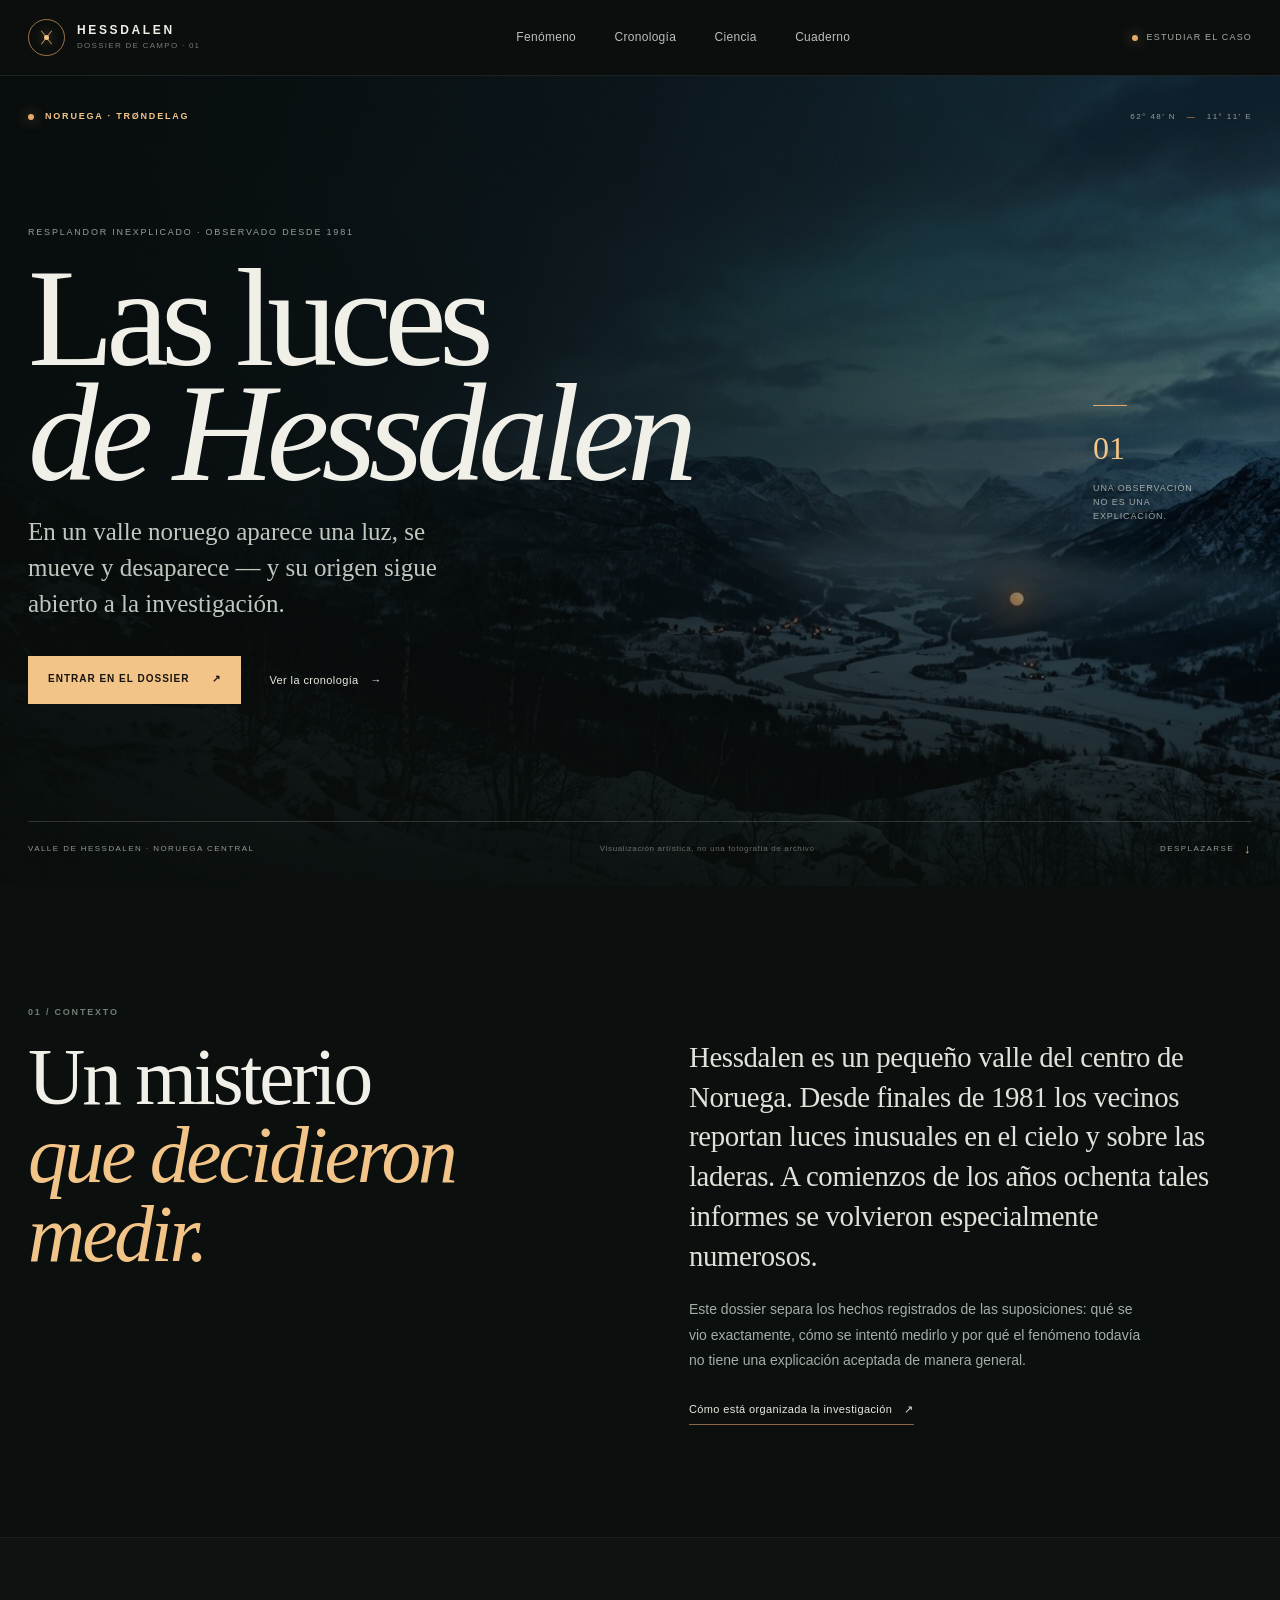
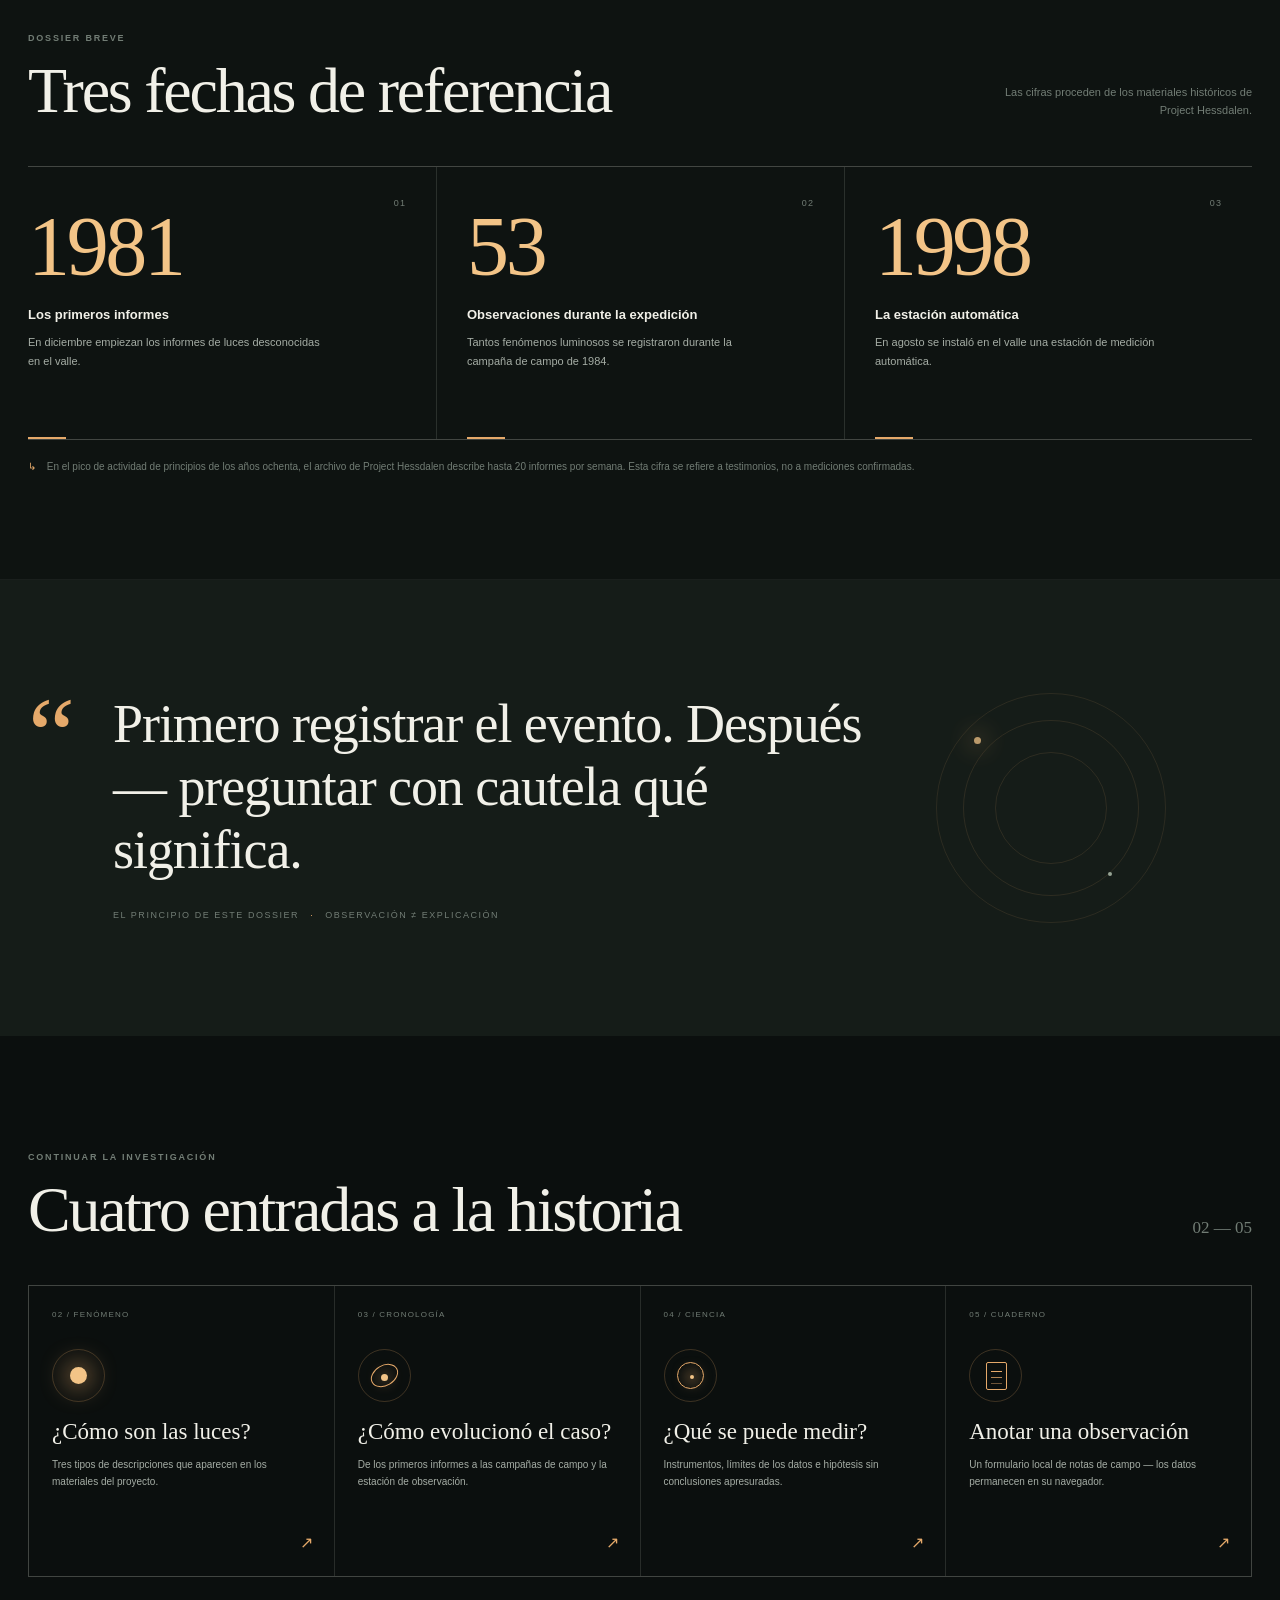
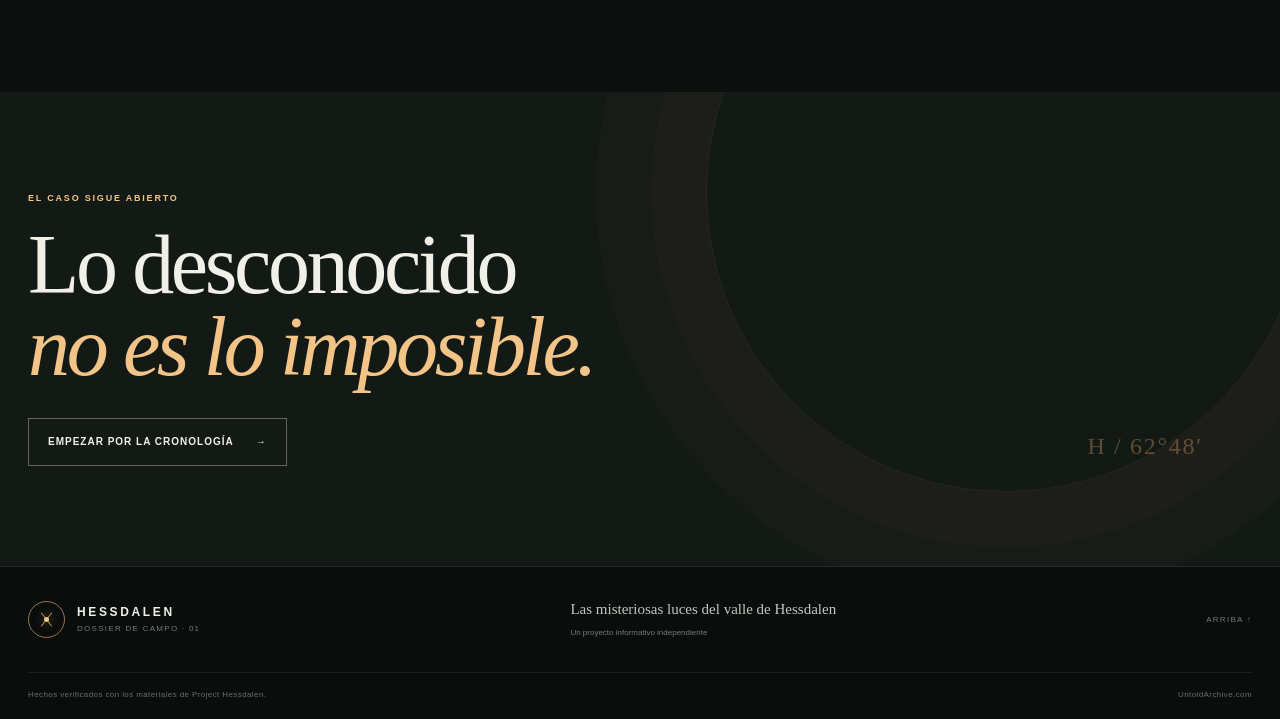
<file: index.html>
<!doctype html>
<html lang="es">
<head>
  <meta charset="utf-8">
  <meta name="viewport" content="width=device-width, initial-scale=1">
  <meta name="theme-color" content="#0b0f0e">
  <meta name="description" content="La historia de las misteriosas luces del valle de Hessdalen: testimonios, cronología de las investigaciones e hipótesis científicas.">
  <title>Las luces de Hessdalen — un dossier de campo</title>
  <link rel="stylesheet" href="styles.css">
  <script src="script.js" defer></script>
</head>
<body data-page="home">
  <a class="skip-link" href="#main">Ir al contenido</a>
  <header class="site-header">
    <div class="container header-row">
      <a class="brand" href="index.html" aria-label="Hessdalen — inicio">
        <span class="brand-mark" aria-hidden="true"><span></span></span>
        <span class="brand-copy"><strong>HESSDALEN</strong><small>DOSSIER DE CAMPO · 01</small></span>
      </a>
      <button class="menu-toggle" type="button" aria-expanded="false" aria-controls="primary-nav" aria-label="Abrir menú">
        <span></span><span></span>
      </button>
      <nav class="primary-nav" id="primary-nav" aria-label="Navegación principal">
        <a href="phenomenon.html" data-page-link="phenomenon">Fenómeno</a>
        <a href="timeline.html" data-page-link="timeline">Cronología</a>
        <a href="science.html" data-page-link="science">Ciencia</a>
        <a href="field-notes.html" data-page-link="notes">Cuaderno</a>
      </nav>
      <a class="header-index" href="timeline.html"><span class="header-index-dot"></span> ESTUDIAR EL CASO</a>
    </div>
  </header>

  <main id="main">
    <section class="hero" aria-labelledby="hero-title">
      <div class="hero-scrim" aria-hidden="true"></div>
      <div class="container hero-container">
        <div class="hero-topline">
          <p class="eyebrow"><span class="live-dot"></span> NORUEGA · TRØNDELAG</p>
          <p class="hero-coordinate">62° 48′ N <span>—</span> 11° 11′ E</p>
        </div>
        <div class="hero-main">
          <div class="hero-copy">
            <p class="hero-overline">RESPLANDOR INEXPLICADO · OBSERVADO DESDE 1981</p>
            <h1 id="hero-title">Las luces<br><em>de Hessdalen</em></h1>
            <p class="hero-lead">En un valle noruego aparece una luz, se mueve y desaparece — y su origen sigue abierto a la investigación.</p>
            <div class="hero-actions">
              <a class="button button--amber" href="phenomenon.html">Entrar en el dossier <span aria-hidden="true">↗</span></a>
              <a class="text-link" href="timeline.html">Ver la cronología <span aria-hidden="true">→</span></a>
            </div>
          </div>
          <aside class="hero-aside" aria-label="Marcas clave">
            <span class="aside-line"></span>
            <span class="aside-number">01</span>
            <p>Una observación<br>no es una explicación.</p>
          </aside>
        </div>
        <div class="hero-bottom">
          <span class="hero-caption">VALLE DE HESSDALEN · NORUEGA CENTRAL</span>
          <span class="image-note">Visualización artística, no una fotografía de archivo</span>
          <a href="#intro" class="scroll-cue">DESPLAZARSE <span aria-hidden="true">↓</span></a>
        </div>
      </div>
    </section>

    <section class="section section-intro" id="intro">
      <div class="container">
        <div class="intro-heading reveal">
          <p class="eyebrow eyebrow--muted">01 / CONTEXTO</p>
          <h2>Un misterio<br><em>que decidieron medir.</em></h2>
        </div>
        <div class="intro-copy reveal">
          <p class="large-copy">Hessdalen es un pequeño valle del centro de Noruega. Desde finales de 1981 los vecinos reportan luces inusuales en el cielo y sobre las laderas. A comienzos de los años ochenta tales informes se volvieron especialmente numerosos.</p>
          <p class="body-copy">Este dossier separa los hechos registrados de las suposiciones: qué se vio exactamente, cómo se intentó medirlo y por qué el fenómeno todavía no tiene una explicación aceptada de manera general.</p>
          <a class="underlined-link" href="science.html">Cómo está organizada la investigación <span aria-hidden="true">↗</span></a>
        </div>
      </div>
    </section>

    <section class="section section-facts" aria-labelledby="facts-title">
      <div class="container">
        <div class="section-heading-row reveal">
          <div>
            <p class="eyebrow eyebrow--muted">DOSSIER BREVE</p>
            <h2 id="facts-title" class="section-title">Tres fechas de referencia</h2>
          </div>
          <p class="section-side-note">Las cifras proceden de los materiales históricos de Project Hessdalen.</p>
        </div>
        <div class="fact-grid">
          <article class="fact-card reveal">
            <span class="fact-index">01</span>
            <strong class="fact-number">1981</strong>
            <h3>Los primeros informes</h3>
            <p>En diciembre empiezan los informes de luces desconocidas en el valle.</p>
            <span class="fact-rule"></span>
          </article>
          <article class="fact-card fact-card--accent reveal">
            <span class="fact-index">02</span>
            <strong class="fact-number">53</strong>
            <h3>Observaciones durante la expedición</h3>
            <p>Tantos fenómenos luminosos se registraron durante la campaña de campo de 1984.</p>
            <span class="fact-rule"></span>
          </article>
          <article class="fact-card reveal">
            <span class="fact-index">03</span>
            <strong class="fact-number">1998</strong>
            <h3>La estación automática</h3>
            <p>En agosto se instaló en el valle una estación de medición automática.</p>
            <span class="fact-rule"></span>
          </article>
        </div>
        <p class="fact-footnote reveal"><span aria-hidden="true">↳</span> En el pico de actividad de principios de los años ochenta, el archivo de Project Hessdalen describe hasta 20 informes por semana. Esta cifra se refiere a testimonios, no a mediciones confirmadas.</p>
      </div>
    </section>

    <section class="quote-section">
      <div class="container quote-layout reveal">
        <span class="quote-mark" aria-hidden="true">“</span>
        <blockquote>
          <p>Primero registrar el evento. Después — preguntar con cautela qué significa.</p>
          <footer>EL PRINCIPIO DE ESTE DOSSIER <span>·</span> OBSERVACIÓN ≠ EXPLICACIÓN</footer>
        </blockquote>
        <div class="quote-orbit" aria-hidden="true"><span></span><i></i></div>
      </div>
    </section>

    <section class="section section-paths">
      <div class="container">
        <div class="section-heading-row reveal">
          <div>
            <p class="eyebrow eyebrow--muted">CONTINUAR LA INVESTIGACIÓN</p>
            <h2 class="section-title">Cuatro entradas a la historia</h2>
          </div>
          <span class="section-counter">02 — 05</span>
        </div>
        <div class="path-grid">
          <a class="path-card reveal" href="phenomenon.html">
            <span class="path-number">02 / FENÓMENO</span>
            <span class="path-symbol path-symbol--glow" aria-hidden="true"></span>
            <h3>¿Cómo son las luces?</h3>
            <p>Tres tipos de descripciones que aparecen en los materiales del proyecto.</p>
            <span class="path-arrow" aria-hidden="true">↗</span>
          </a>
          <a class="path-card reveal" href="timeline.html">
            <span class="path-number">03 / CRONOLOGÍA</span>
            <span class="path-symbol path-symbol--track" aria-hidden="true"></span>
            <h3>¿Cómo evolucionó el caso?</h3>
            <p>De los primeros informes a las campañas de campo y la estación de observación.</p>
            <span class="path-arrow" aria-hidden="true">↗</span>
          </a>
          <a class="path-card reveal" href="science.html">
            <span class="path-number">04 / CIENCIA</span>
            <span class="path-symbol path-symbol--signal" aria-hidden="true"></span>
            <h3>¿Qué se puede medir?</h3>
            <p>Instrumentos, límites de los datos e hipótesis sin conclusiones apresuradas.</p>
            <span class="path-arrow" aria-hidden="true">↗</span>
          </a>
          <a class="path-card reveal" href="field-notes.html">
            <span class="path-number">05 / CUADERNO</span>
            <span class="path-symbol path-symbol--note" aria-hidden="true"></span>
            <h3>Anotar una observación</h3>
            <p>Un formulario local de notas de campo — los datos permanecen en su navegador.</p>
            <span class="path-arrow" aria-hidden="true">↗</span>
          </a>
        </div>
      </div>
    </section>

    <section class="closing-band">
      <div class="container closing-inner reveal">
        <p class="eyebrow">EL CASO SIGUE ABIERTO</p>
        <h2>Lo desconocido<br><em>no es lo imposible.</em></h2>
        <a class="button button--outline" href="timeline.html">Empezar por la cronología <span aria-hidden="true">→</span></a>
        <span class="closing-coordinate" aria-hidden="true">H / 62°48′</span>
      </div>
    </section>
  </main>

  <footer class="site-footer">
    <div class="container footer-top">
      <a class="brand brand--footer" href="index.html">
        <span class="brand-mark" aria-hidden="true"><span></span></span>
        <span class="brand-copy"><strong>HESSDALEN</strong><small>DOSSIER DE CAMPO · 01</small></span>
      </a>
      <p>Las misteriosas luces del valle de Hessdalen<br><span>Un proyecto informativo independiente</span></p>
      <a class="footer-up" href="#main">ARRIBA ↑</a>
    </div>
    <div class="container footer-bottom">
      <span>Hechos verificados con los materiales de Project Hessdalen.</span>
      <span><a href="https://untoldarchive.com/ru/">UntoldArchive.com</a></span>
    </div>
  </footer>
</body>
</html>
</file>
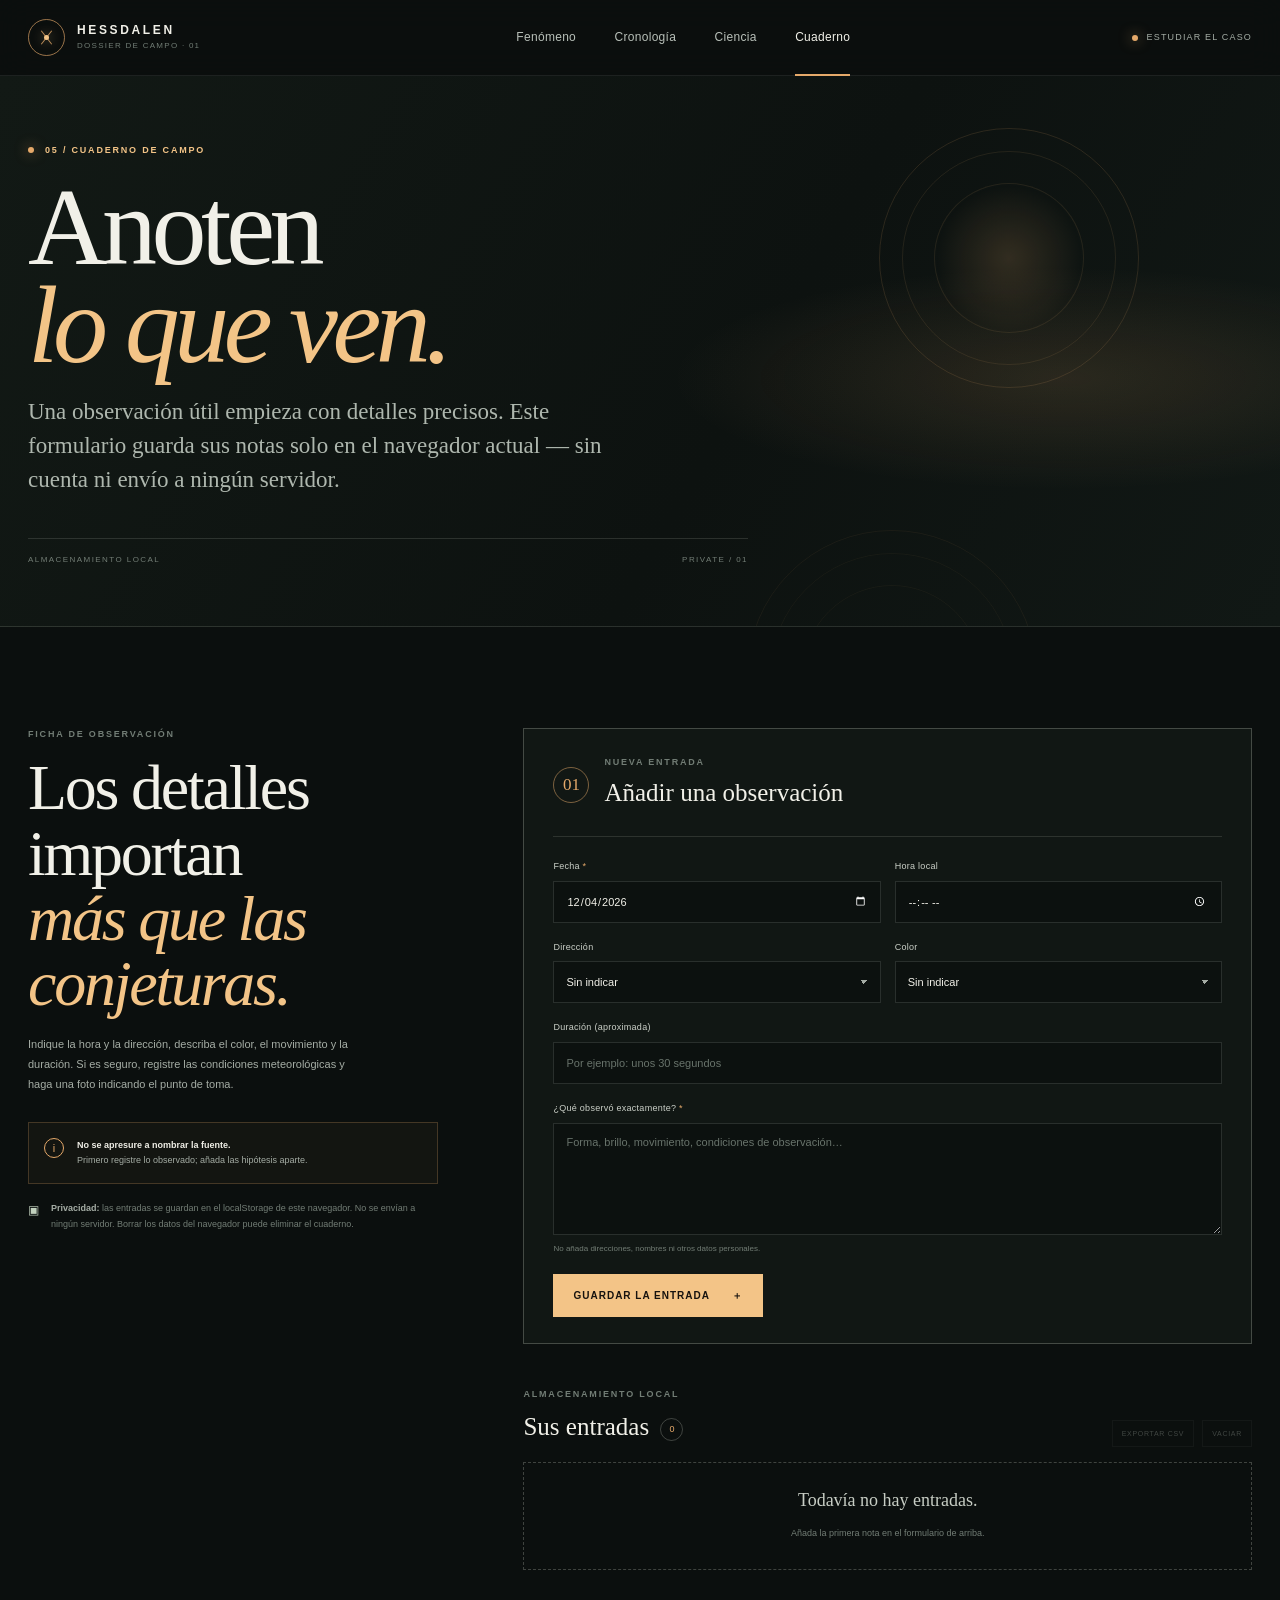
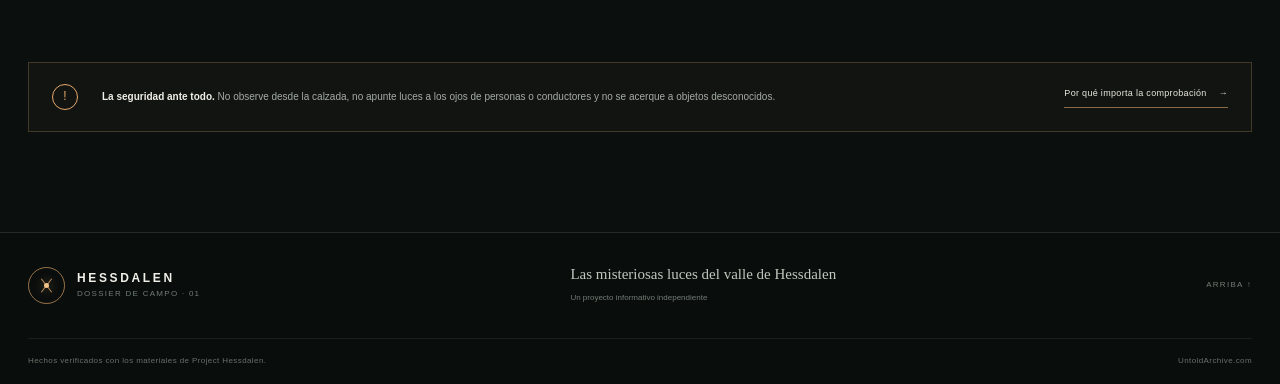
<file: field-notes.html>
<!doctype html>
<html lang="es">
<head>
  <meta charset="utf-8">
  <meta name="viewport" content="width=device-width, initial-scale=1">
  <meta name="theme-color" content="#0b0f0e">
  <meta name="description" content="Un cuaderno local de observaciones: guarde la fecha, la hora, la dirección y la descripción de la luz en su propio navegador.">
  <title>Cuaderno de observaciones — las luces de Hessdalen</title>
  <link rel="stylesheet" href="styles.css">
  <script src="script.js" defer></script>
</head>
<body data-page="notes">
  <a class="skip-link" href="#main">Ir al contenido</a>
  <header class="site-header">
    <div class="container header-row">
      <a class="brand" href="index.html" aria-label="Hessdalen — inicio"><span class="brand-mark" aria-hidden="true"><span></span></span><span class="brand-copy"><strong>HESSDALEN</strong><small>DOSSIER DE CAMPO · 01</small></span></a>
      <button class="menu-toggle" type="button" aria-expanded="false" aria-controls="primary-nav" aria-label="Abrir menú"><span></span><span></span></button>
      <nav class="primary-nav" id="primary-nav" aria-label="Navegación principal">
        <a href="phenomenon.html" data-page-link="phenomenon">Fenómeno</a><a href="timeline.html" data-page-link="timeline">Cronología</a><a href="science.html" data-page-link="science">Ciencia</a><a href="field-notes.html" data-page-link="notes">Cuaderno</a>
      </nav>
      <a class="header-index" href="timeline.html"><span class="header-index-dot"></span> ESTUDIAR EL CASO</a>
    </div>
  </header>

  <main id="main">
    <section class="page-hero page-hero--notes">
      <div class="container page-hero-inner">
        <p class="eyebrow"><span class="live-dot"></span> 05 / CUADERNO DE CAMPO</p>
        <h1>Anoten<br><em>lo que ven.</em></h1>
        <p class="page-lead">Una observación útil empieza con detalles precisos. Este formulario guarda sus notas solo en el navegador actual — sin cuenta ni envío a ningún servidor.</p>
        <div class="page-hero-meta"><span>ALMACENAMIENTO LOCAL</span><span>PRIVATE / 01</span></div>
      </div>
      <span class="page-hero-orb page-hero-orb--one" aria-hidden="true"></span>
      <span class="page-hero-orb page-hero-orb--two" aria-hidden="true"></span>
    </section>

    <section class="section notes-section">
      <div class="container notes-layout">
        <div class="notes-intro reveal">
          <p class="eyebrow eyebrow--muted">FICHA DE OBSERVACIÓN</p>
          <h2 class="section-title">Los detalles importan<br><em>más que las conjeturas.</em></h2>
          <p class="body-copy">Indique la hora y la dirección, describa el color, el movimiento y la duración. Si es seguro, registre las condiciones meteorológicas y haga una foto indicando el punto de toma.</p>
          <div class="note-tip"><span class="note-tip-icon">i</span><p><strong>No se apresure a nombrar la fuente.</strong><br>Primero registre lo observado; añada las hipótesis aparte.</p></div>
          <div class="privacy-note"><span class="privacy-lock" aria-hidden="true">▣</span><p><strong>Privacidad:</strong> las entradas se guardan en el localStorage de este navegador. No se envían a ningún servidor. Borrar los datos del navegador puede eliminar el cuaderno.</p></div>
        </div>

        <div class="notes-workspace reveal">
          <form class="note-form" id="note-form">
            <div class="form-heading"><span class="form-number">01</span><div><p class="eyebrow eyebrow--muted">NUEVA ENTRADA</p><h2>Añadir una observación</h2></div></div>
            <div class="form-grid">
              <label class="field"><span>Fecha <i>*</i></span><input type="date" name="date" required></label>
              <label class="field"><span>Hora local</span><input type="time" name="time"></label>
              <label class="field"><span>Dirección</span><select name="direction"><option value="">Sin indicar</option><option>Norte</option><option>Noreste</option><option>Este</option><option>Sureste</option><option>Sur</option><option>Suroeste</option><option>Oeste</option><option>Noroeste</option><option>Desconocida</option></select></label>
              <label class="field"><span>Color</span><select name="color"><option value="">Sin indicar</option><option>Blanca</option><option>Amarilla</option><option>Naranja</option><option>Roja</option><option>Azul / celeste</option><option>Otra / variaba</option></select></label>
              <label class="field field--wide"><span>Duración (aproximada)</span><input type="text" name="duration" maxlength="80" placeholder="Por ejemplo: unos 30 segundos"></label>
              <label class="field field--wide"><span>¿Qué observó exactamente? <i>*</i></span><textarea name="details" rows="5" maxlength="600" required placeholder="Forma, brillo, movimiento, condiciones de observación…"></textarea><small class="field-hint">No añada direcciones, nombres ni otros datos personales.</small></label>
            </div>
            <div class="form-actions"><button class="button button--amber" type="submit">Guardar la entrada <span aria-hidden="true">＋</span></button><p class="form-status" id="form-status" aria-live="polite"></p></div>
          </form>

          <section class="saved-notes" aria-labelledby="saved-title">
            <div class="saved-heading"><div><p class="eyebrow eyebrow--muted">ALMACENAMIENTO LOCAL</p><h2 id="saved-title">Sus entradas <span class="entry-count" id="entry-count">0</span></h2></div><div class="saved-actions"><button type="button" class="small-action" id="export-notes" disabled>EXPORTAR CSV</button><button type="button" class="small-action small-action--danger" id="clear-notes" disabled>VACIAR</button></div></div>
            <div class="note-list" id="note-list" aria-live="polite"></div>
            <p class="empty-notes" id="empty-notes">Todavía no hay entradas.<br><span>Añada la primera nota en el formulario de arriba.</span></p>
          </section>
        </div>
      </div>
    </section>

    <section class="section notes-reminder-section">
      <div class="container notes-reminder reveal"><span class="reminder-mark">!</span><p><strong>La seguridad ante todo.</strong> No observe desde la calzada, no apunte luces a los ojos de personas o conductores y no se acerque a objetos desconocidos.</p><a href="science.html" class="underlined-link">Por qué importa la comprobación <span aria-hidden="true">→</span></a></div>
    </section>
  </main>

  <footer class="site-footer">
    <div class="container footer-top"><a class="brand brand--footer" href="index.html"><span class="brand-mark" aria-hidden="true"><span></span></span><span class="brand-copy"><strong>HESSDALEN</strong><small>DOSSIER DE CAMPO · 01</small></span></a><p>Las misteriosas luces del valle de Hessdalen<br><span>Un proyecto informativo independiente</span></p><a class="footer-up" href="#main">ARRIBA ↑</a></div>
    <div class="container footer-bottom"><span>Hechos verificados con los materiales de Project Hessdalen.</span><span><a href="https://untoldarchive.com/ru/">UntoldArchive.com</a></span></div>
  </footer>
</body>
</html>
</file>
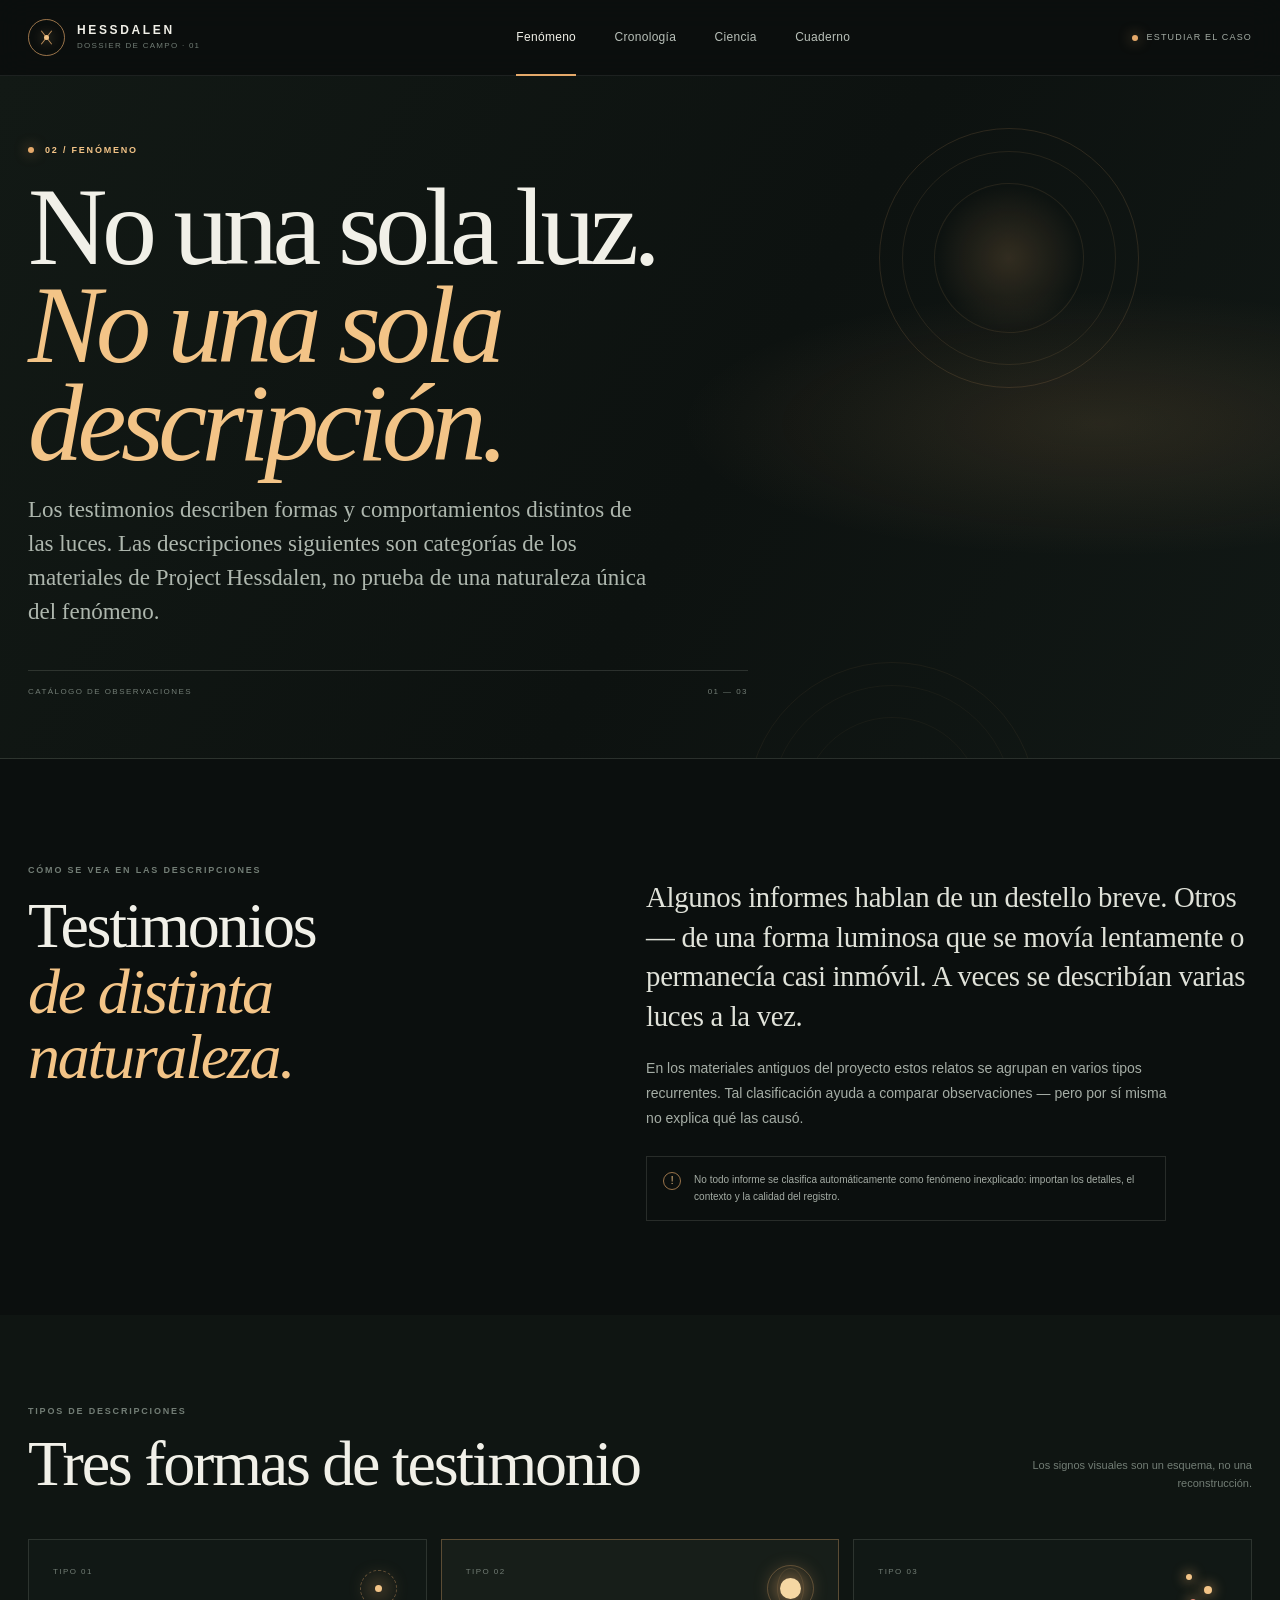
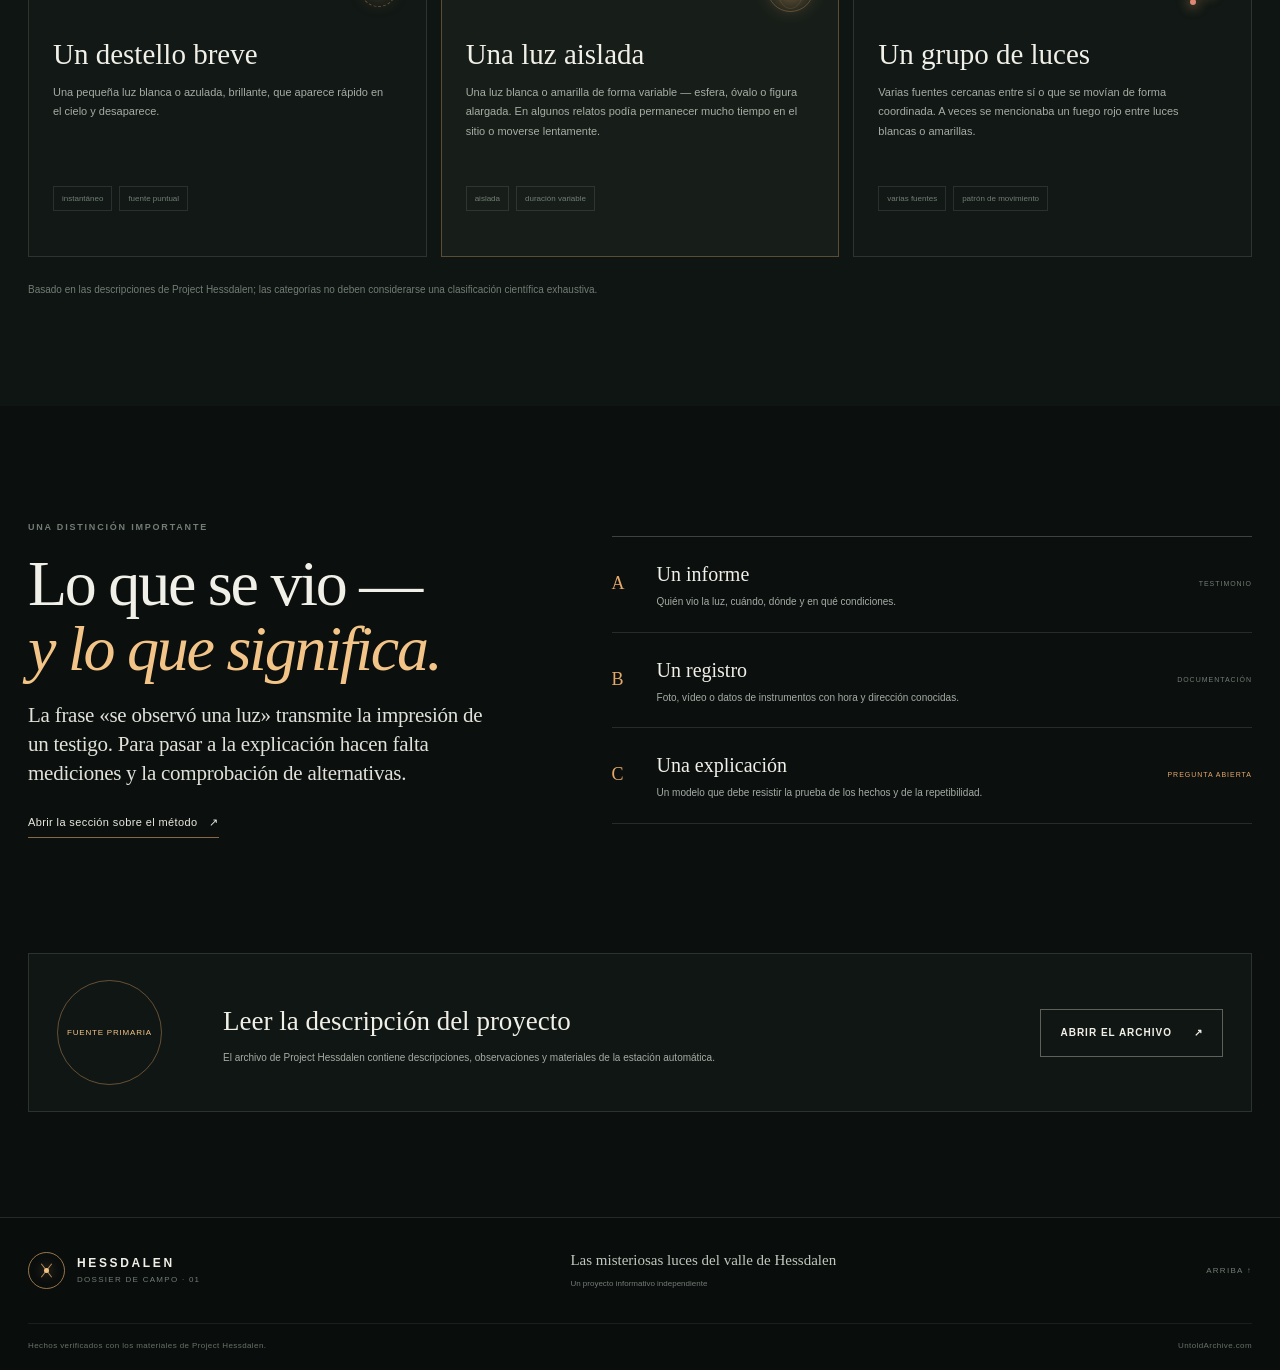
<file: phenomenon.html>
<!doctype html>
<html lang="es">
<head>
  <meta charset="utf-8">
  <meta name="viewport" content="width=device-width, initial-scale=1">
  <meta name="theme-color" content="#0b0f0e">
  <meta name="description" content="Lo que los testigos informaron sobre las luces de Hessdalen: destellos, formas luminosas aisladas y grupos de luces.">
  <title>Fenómeno — las luces de Hessdalen</title>
  <link rel="stylesheet" href="styles.css">
  <script src="script.js" defer></script>
</head>
<body data-page="phenomenon">
  <a class="skip-link" href="#main">Ir al contenido</a>
  <header class="site-header">
    <div class="container header-row">
      <a class="brand" href="index.html" aria-label="Hessdalen — inicio">
        <span class="brand-mark" aria-hidden="true"><span></span></span>
        <span class="brand-copy"><strong>HESSDALEN</strong><small>DOSSIER DE CAMPO · 01</small></span>
      </a>
      <button class="menu-toggle" type="button" aria-expanded="false" aria-controls="primary-nav" aria-label="Abrir menú"><span></span><span></span></button>
      <nav class="primary-nav" id="primary-nav" aria-label="Navegación principal">
        <a href="phenomenon.html" data-page-link="phenomenon">Fenómeno</a>
        <a href="timeline.html" data-page-link="timeline">Cronología</a>
        <a href="science.html" data-page-link="science">Ciencia</a>
        <a href="field-notes.html" data-page-link="notes">Cuaderno</a>
      </nav>
      <a class="header-index" href="timeline.html"><span class="header-index-dot"></span> ESTUDIAR EL CASO</a>
    </div>
  </header>

  <main id="main">
    <section class="page-hero page-hero--phenomenon">
      <div class="container page-hero-inner">
        <p class="eyebrow"><span class="live-dot"></span> 02 / FENÓMENO</p>
        <h1>No una sola luz.<br><em>No una sola descripción.</em></h1>
        <p class="page-lead">Los testimonios describen formas y comportamientos distintos de las luces. Las descripciones siguientes son categorías de los materiales de Project Hessdalen, no prueba de una naturaleza única del fenómeno.</p>
        <div class="page-hero-meta"><span>CATÁLOGO DE OBSERVACIONES</span><span>01 — 03</span></div>
      </div>
      <span class="page-hero-orb page-hero-orb--one" aria-hidden="true"></span>
      <span class="page-hero-orb page-hero-orb--two" aria-hidden="true"></span>
    </section>

    <section class="section section-overview">
      <div class="container overview-grid">
        <div class="overview-heading reveal">
          <p class="eyebrow eyebrow--muted">CÓMO SE VEA EN LAS DESCRIPCIONES</p>
          <h2 class="section-title">Testimonios<br><em>de distinta naturaleza.</em></h2>
        </div>
        <div class="overview-copy reveal">
          <p class="large-copy">Algunos informes hablan de un destello breve. Otros — de una forma luminosa que se movía lentamente o permanecía casi inmóvil. A veces se describían varias luces a la vez.</p>
          <p class="body-copy">En los materiales antiguos del proyecto estos relatos se agrupan en varios tipos recurrentes. Tal clasificación ayuda a comparar observaciones — pero por sí misma no explica qué las causó.</p>
          <div class="micro-note"><span class="micro-note-mark">!</span><span>No todo informe se clasifica automáticamente como fenómeno inexplicado: importan los detalles, el contexto y la calidad del registro.</span></div>
        </div>
      </div>
    </section>

    <section class="section section-light-types">
      <div class="container">
        <div class="section-heading-row reveal">
          <div>
            <p class="eyebrow eyebrow--muted">TIPOS DE DESCRIPCIONES</p>
            <h2 class="section-title">Tres formas de testimonio</h2>
          </div>
          <span class="section-side-note">Los signos visuales son un esquema, no una reconstrucción.</span>
        </div>
        <div class="light-type-grid">
          <article class="light-type-card reveal">
            <div class="light-type-top"><span>TIPO 01</span><span class="type-glyph type-glyph--flash" aria-hidden="true"></span></div>
            <h3>Un destello breve</h3>
            <p>Una pequeña luz blanca o azulada, brillante, que aparece rápido en el cielo y desaparece.</p>
            <div class="type-tags"><span>instantáneo</span><span>fuente puntual</span></div>
          </article>
          <article class="light-type-card light-type-card--featured reveal">
            <div class="light-type-top"><span>TIPO 02</span><span class="type-glyph type-glyph--orb" aria-hidden="true"></span></div>
            <h3>Una luz aislada</h3>
            <p>Una luz blanca o amarilla de forma variable — esfera, óvalo o figura alargada. En algunos relatos podía permanecer mucho tiempo en el sitio o moverse lentamente.</p>
            <div class="type-tags"><span>aislada</span><span>duración variable</span></div>
          </article>
          <article class="light-type-card reveal">
            <div class="light-type-top"><span>TIPO 03</span><span class="type-glyph type-glyph--group" aria-hidden="true"><i></i><i></i><i></i></span></div>
            <h3>Un grupo de luces</h3>
            <p>Varias fuentes cercanas entre sí o que se movían de forma coordinada. A veces se mencionaba un fuego rojo entre luces blancas o amarillas.</p>
            <div class="type-tags"><span>varias fuentes</span><span>patrón de movimiento</span></div>
          </article>
        </div>
        <p class="section-footnote reveal">Basado en las descripciones de Project Hessdalen; las categorías no deben considerarse una clasificación científica exhaustiva.</p>
      </div>
    </section>

    <section class="section section-observation">
      <div class="container observation-grid">
        <div class="observation-copy reveal">
          <p class="eyebrow eyebrow--muted">UNA DISTINCIÓN IMPORTANTE</p>
          <h2 class="section-title">Lo que se vio —<br><em>y lo que significa.</em></h2>
          <p class="large-copy">La frase «se observó una luz» transmite la impresión de un testigo. Para pasar a la explicación hacen falta mediciones y la comprobación de alternativas.</p>
          <a class="underlined-link" href="science.html">Abrir la sección sobre el método <span aria-hidden="true">↗</span></a>
        </div>
        <div class="evidence-stack reveal">
          <div class="evidence-row"><span class="evidence-index">A</span><div><strong>Un informe</strong><p>Quién vio la luz, cuándo, dónde y en qué condiciones.</p></div><span class="evidence-status">TESTIMONIO</span></div>
          <div class="evidence-row"><span class="evidence-index">B</span><div><strong>Un registro</strong><p>Foto, vídeo o datos de instrumentos con hora y dirección conocidas.</p></div><span class="evidence-status">DOCUMENTACIÓN</span></div>
          <div class="evidence-row"><span class="evidence-index">C</span><div><strong>Una explicación</strong><p>Un modelo que debe resistir la prueba de los hechos y de la repetibilidad.</p></div><span class="evidence-status evidence-status--open">PREGUNTA ABIERTA</span></div>
        </div>
      </div>
    </section>

    <section class="section section-source-callout">
      <div class="container source-callout reveal">
        <span class="source-stamp">FUENTE PRIMARIA</span>
        <div><h2>Leer la descripción del proyecto</h2><p>El archivo de Project Hessdalen contiene descripciones, observaciones y materiales de la estación automática.</p></div>
        <a class="button button--outline" href="https://old.hessdalen.org/pictures/description.shtml" target="_blank" rel="noopener noreferrer">Abrir el archivo <span aria-hidden="true">↗</span></a>
      </div>
    </section>
  </main>

  <footer class="site-footer">
    <div class="container footer-top">
      <a class="brand brand--footer" href="index.html"><span class="brand-mark" aria-hidden="true"><span></span></span><span class="brand-copy"><strong>HESSDALEN</strong><small>DOSSIER DE CAMPO · 01</small></span></a>
      <p>Las misteriosas luces del valle de Hessdalen<br><span>Un proyecto informativo independiente</span></p>
      <a class="footer-up" href="#main">ARRIBA ↑</a>
    </div>
    <div class="container footer-bottom"><span>Hechos verificados con los materiales de Project Hessdalen.</span><span><a href="https://untoldarchive.com/ru/">UntoldArchive.com</a></span></div>
  </footer>
</body>
</html>
</file>
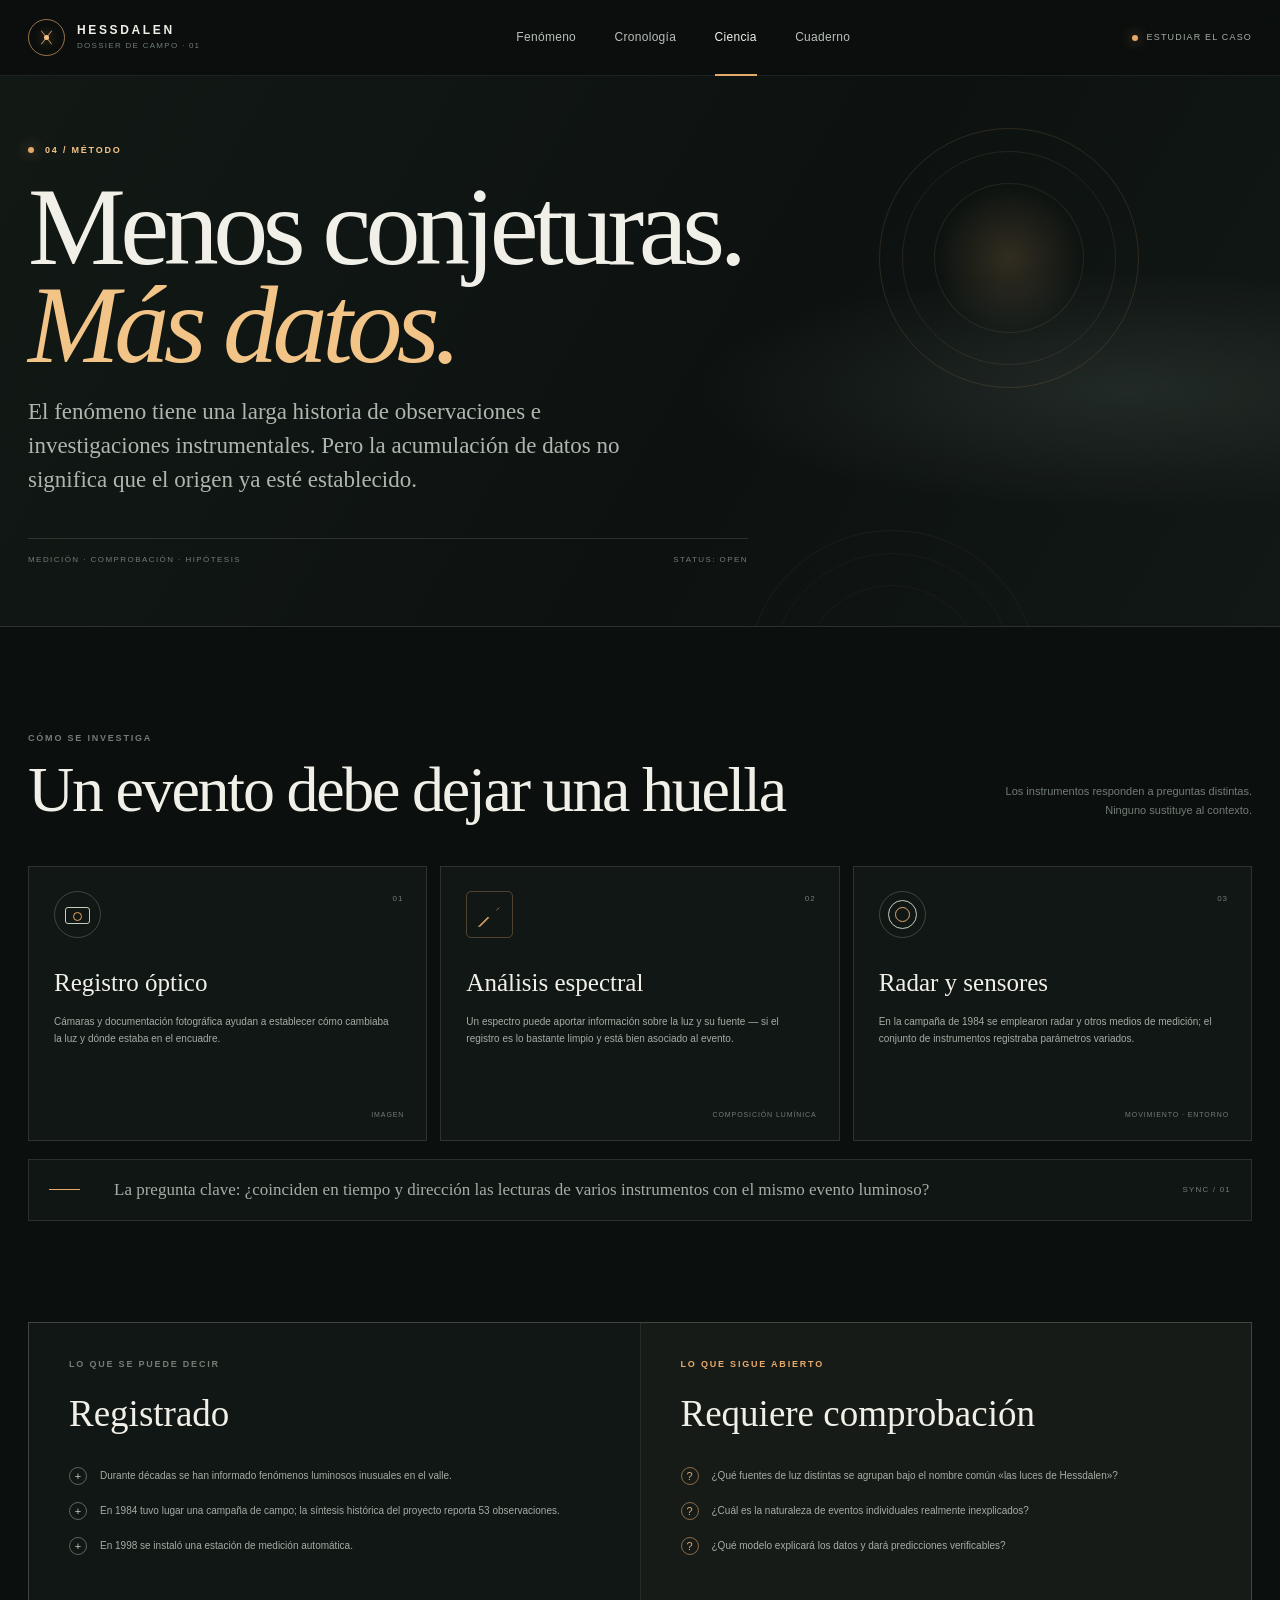
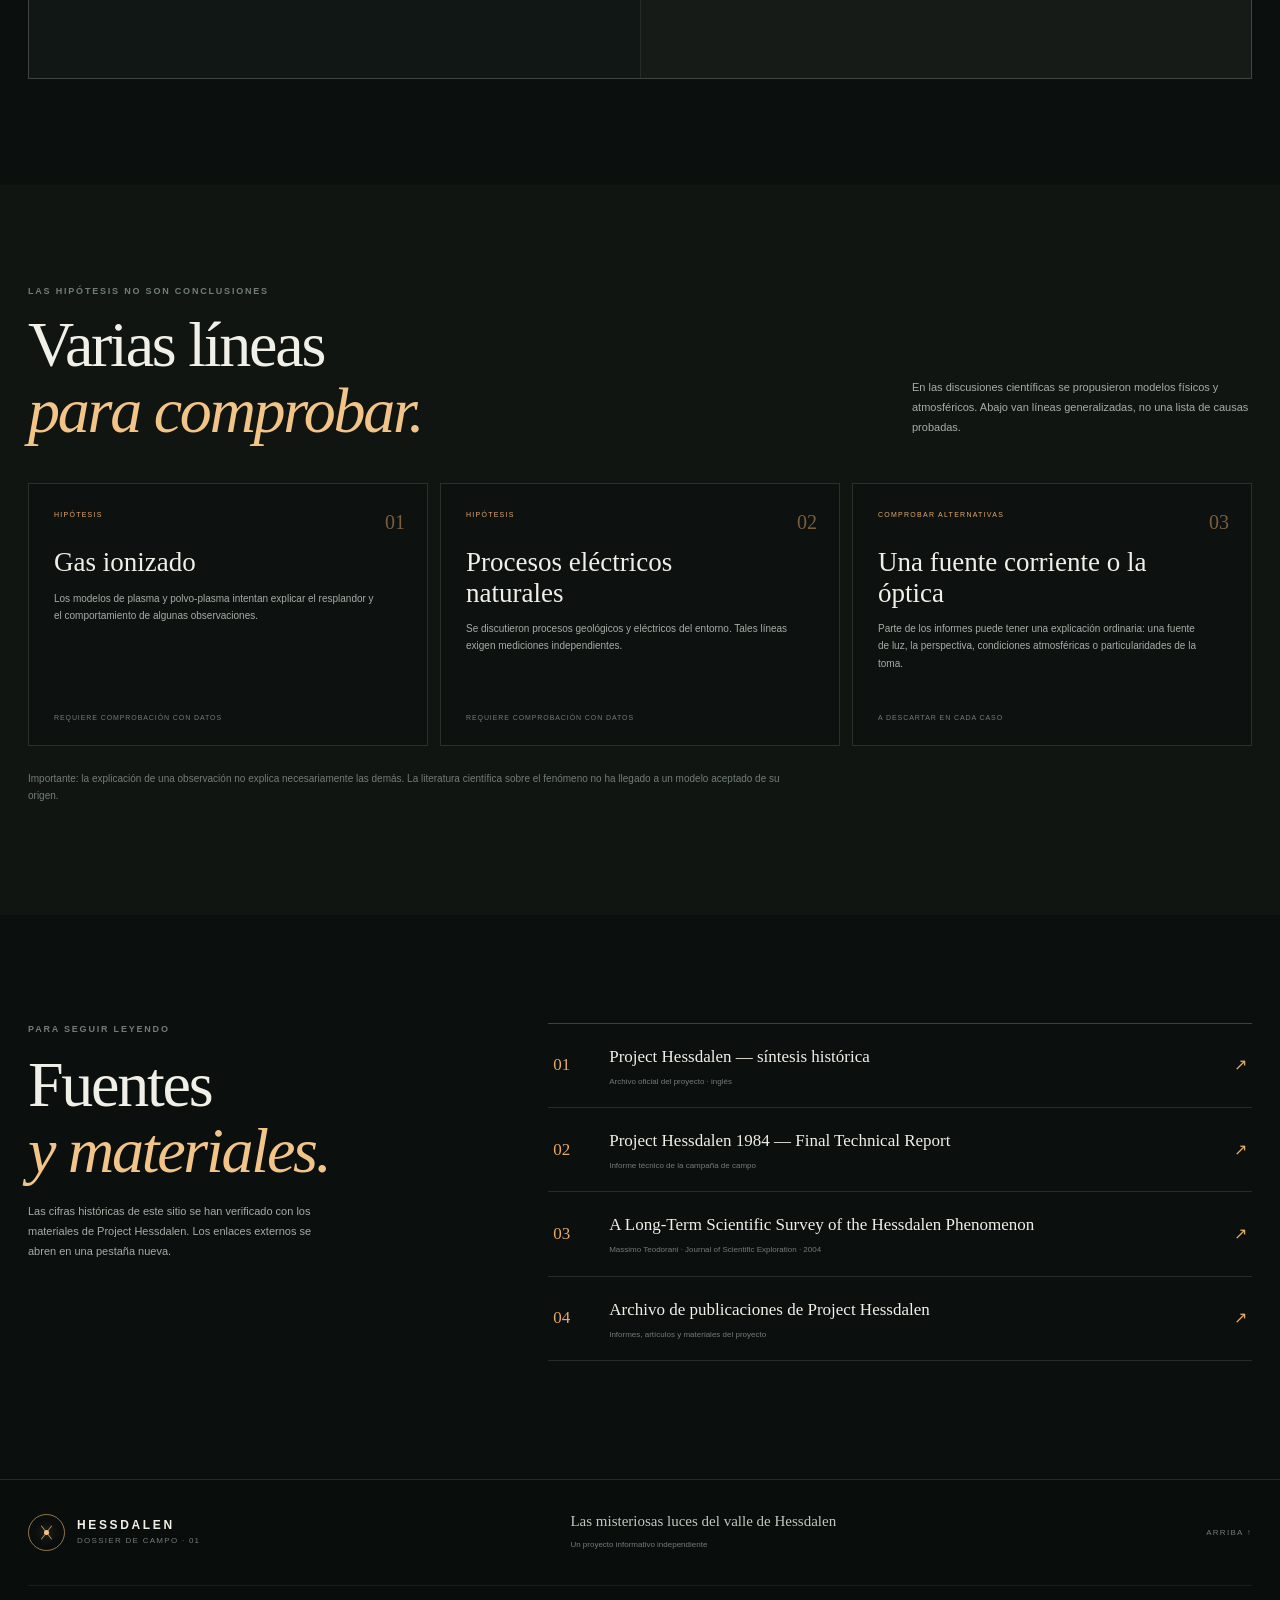
<file: science.html>
<!doctype html>
<html lang="es">
<head>
  <meta charset="utf-8">
  <meta name="viewport" content="width=device-width, initial-scale=1">
  <meta name="theme-color" content="#0b0f0e">
  <meta name="description" content="Cómo se estudian las luces de Hessdalen: mediciones, preguntas abiertas e hipótesis formuladas con cautela.">
  <title>Ciencia e hipótesis — las luces de Hessdalen</title>
  <link rel="stylesheet" href="styles.css">
  <script src="script.js" defer></script>
</head>
<body data-page="science">
  <a class="skip-link" href="#main">Ir al contenido</a>
  <header class="site-header">
    <div class="container header-row">
      <a class="brand" href="index.html" aria-label="Hessdalen — inicio"><span class="brand-mark" aria-hidden="true"><span></span></span><span class="brand-copy"><strong>HESSDALEN</strong><small>DOSSIER DE CAMPO · 01</small></span></a>
      <button class="menu-toggle" type="button" aria-expanded="false" aria-controls="primary-nav" aria-label="Abrir menú"><span></span><span></span></button>
      <nav class="primary-nav" id="primary-nav" aria-label="Navegación principal">
        <a href="phenomenon.html" data-page-link="phenomenon">Fenómeno</a><a href="timeline.html" data-page-link="timeline">Cronología</a><a href="science.html" data-page-link="science">Ciencia</a><a href="field-notes.html" data-page-link="notes">Cuaderno</a>
      </nav>
      <a class="header-index" href="timeline.html"><span class="header-index-dot"></span> ESTUDIAR EL CASO</a>
    </div>
  </header>

  <main id="main">
    <section class="page-hero page-hero--science">
      <div class="container page-hero-inner">
        <p class="eyebrow"><span class="live-dot"></span> 04 / MÉTODO</p>
        <h1>Menos conjeturas.<br><em>Más datos.</em></h1>
        <p class="page-lead">El fenómeno tiene una larga historia de observaciones e investigaciones instrumentales. Pero la acumulación de datos no significa que el origen ya esté establecido.</p>
        <div class="page-hero-meta"><span>MEDICIÓN · COMPROBACIÓN · HIPÓTESIS</span><span>STATUS: OPEN</span></div>
      </div>
      <span class="page-hero-orb page-hero-orb--one" aria-hidden="true"></span>
      <span class="page-hero-orb page-hero-orb--two" aria-hidden="true"></span>
    </section>

    <section class="section section-method">
      <div class="container">
        <div class="section-heading-row reveal">
          <div><p class="eyebrow eyebrow--muted">CÓMO SE INVESTIGA</p><h2 class="section-title">Un evento debe dejar una huella</h2></div>
          <p class="section-side-note">Los instrumentos responden a preguntas distintas.<br>Ninguno sustituye al contexto.</p>
        </div>
        <div class="instrument-grid">
          <article class="instrument-card reveal"><span class="instrument-index">01</span><span class="instrument-icon instrument-icon--camera" aria-hidden="true"></span><h3>Registro óptico</h3><p>Cámaras y documentación fotográfica ayudan a establecer cómo cambiaba la luz y dónde estaba en el encuadre.</p><span class="instrument-label">IMAGEN</span></article>
          <article class="instrument-card reveal"><span class="instrument-index">02</span><span class="instrument-icon instrument-icon--spectrum" aria-hidden="true"></span><h3>Análisis espectral</h3><p>Un espectro puede aportar información sobre la luz y su fuente — si el registro es lo bastante limpio y está bien asociado al evento.</p><span class="instrument-label">COMPOSICIÓN LUMÍNICA</span></article>
          <article class="instrument-card reveal"><span class="instrument-index">03</span><span class="instrument-icon instrument-icon--radar" aria-hidden="true"></span><h3>Radar y sensores</h3><p>En la campaña de 1984 se emplearon radar y otros medios de medición; el conjunto de instrumentos registraba parámetros variados.</p><span class="instrument-label">MOVIMIENTO · ENTORNO</span></article>
        </div>
        <div class="method-foot reveal"><span class="method-foot-line"></span><p>La pregunta clave: ¿coinciden en tiempo y dirección las lecturas de varios instrumentos con el mismo evento luminoso?</p><span class="method-foot-code">SYNC / 01</span></div>
      </div>
    </section>

    <section class="section section-known">
      <div class="container known-grid">
        <div class="known-panel reveal">
          <p class="eyebrow eyebrow--muted">LO QUE SE PUEDE DECIR</p>
          <h2>Registrado</h2>
          <ul class="check-list">
            <li><span>+</span><p>Durante décadas se han informado fenómenos luminosos inusuales en el valle.</p></li>
            <li><span>+</span><p>En 1984 tuvo lugar una campaña de campo; la síntesis histórica del proyecto reporta 53 observaciones.</p></li>
            <li><span>+</span><p>En 1998 se instaló una estación de medición automática.</p></li>
          </ul>
        </div>
        <div class="open-panel reveal">
          <p class="eyebrow">LO QUE SIGUE ABIERTO</p>
          <h2>Requiere comprobación</h2>
          <ul class="check-list check-list--open">
            <li><span>?</span><p>¿Qué fuentes de luz distintas se agrupan bajo el nombre común «las luces de Hessdalen»?</p></li>
            <li><span>?</span><p>¿Cuál es la naturaleza de eventos individuales realmente inexplicados?</p></li>
            <li><span>?</span><p>¿Qué modelo explicará los datos y dará predicciones verificables?</p></li>
          </ul>
        </div>
      </div>
    </section>

    <section class="section section-hypotheses">
      <div class="container">
        <div class="hypotheses-heading reveal">
          <div><p class="eyebrow eyebrow--muted">LAS HIPÓTESIS NO SON CONCLUSIONES</p><h2 class="section-title">Varias líneas<br><em>para comprobar.</em></h2></div>
          <p class="body-copy">En las discusiones científicas se propusieron modelos físicos y atmosféricos. Abajo van líneas generalizadas, no una lista de causas probadas.</p>
        </div>
        <div class="hypothesis-grid">
          <article class="hypothesis-card reveal"><span class="hypothesis-symbol">01</span><p class="hypothesis-status">HIPÓTESIS</p><h3>Gas ionizado</h3><p>Los modelos de plasma y polvo-plasma intentan explicar el resplandor y el comportamiento de algunas observaciones.</p><span class="hypothesis-bottom">REQUIERE COMPROBACIÓN CON DATOS</span></article>
          <article class="hypothesis-card reveal"><span class="hypothesis-symbol">02</span><p class="hypothesis-status">HIPÓTESIS</p><h3>Procesos eléctricos naturales</h3><p>Se discutieron procesos geológicos y eléctricos del entorno. Tales líneas exigen mediciones independientes.</p><span class="hypothesis-bottom">REQUIERE COMPROBACIÓN CON DATOS</span></article>
          <article class="hypothesis-card reveal"><span class="hypothesis-symbol">03</span><p class="hypothesis-status">COMPROBAR ALTERNATIVAS</p><h3>Una fuente corriente o la óptica</h3><p>Parte de los informes puede tener una explicación ordinaria: una fuente de luz, la perspectiva, condiciones atmosféricas o particularidades de la toma.</p><span class="hypothesis-bottom">A DESCARTAR EN CADA CASO</span></article>
        </div>
        <p class="section-footnote">Importante: la explicación de una observación no explica necesariamente las demás. La literatura científica sobre el fenómeno no ha llegado a un modelo aceptado de su origen.</p>
      </div>
    </section>

    <section class="section section-reading">
      <div class="container reading-layout">
        <div class="reading-heading reveal"><p class="eyebrow eyebrow--muted">PARA SEGUIR LEYENDO</p><h2 class="section-title">Fuentes<br><em>y materiales.</em></h2><p class="body-copy">Las cifras históricas de este sitio se han verificado con los materiales de Project Hessdalen. Los enlaces externos se abren en una pestaña nueva.</p></div>
        <div class="source-list reveal">
          <a class="source-item" href="https://old.hessdalen.org/index_e.shtml" target="_blank" rel="noopener noreferrer"><span class="source-number">01</span><span><strong>Project Hessdalen — síntesis histórica</strong><small>Archivo oficial del proyecto · inglés</small></span><span class="source-arrow">↗</span></a>
          <a class="source-item" href="https://old.hessdalen.org/reports/hpreport84.shtml" target="_blank" rel="noopener noreferrer"><span class="source-number">02</span><span><strong>Project Hessdalen 1984 — Final Technical Report</strong><small>Informe técnico de la campaña de campo</small></span><span class="source-arrow">↗</span></a>
          <a class="source-item" href="https://old.hessdalen.org/reports/scex1802217251.pdf" target="_blank" rel="noopener noreferrer"><span class="source-number">03</span><span><strong>A Long-Term Scientific Survey of the Hessdalen Phenomenon</strong><small>Massimo Teodorani · Journal of Scientific Exploration · 2004</small></span><span class="source-arrow">↗</span></a>
          <a class="source-item" href="https://old.hessdalen.org/reports/" target="_blank" rel="noopener noreferrer"><span class="source-number">04</span><span><strong>Archivo de publicaciones de Project Hessdalen</strong><small>Informes, artículos y materiales del proyecto</small></span><span class="source-arrow">↗</span></a>
        </div>
      </div>
    </section>
  </main>

  <footer class="site-footer">
    <div class="container footer-top"><a class="brand brand--footer" href="index.html"><span class="brand-mark" aria-hidden="true"><span></span></span><span class="brand-copy"><strong>HESSDALEN</strong><small>DOSSIER DE CAMPO · 01</small></span></a><p>Las misteriosas luces del valle de Hessdalen<br><span>Un proyecto informativo independiente</span></p><a class="footer-up" href="#main">ARRIBA ↑</a></div>
    <div class="container footer-bottom"><span>Hechos verificados con los materiales de Project Hessdalen.</span><span><a href="https://untoldarchive.com/ru/">UntoldArchive.com</a></span></div>
  </footer>
</body>
</html>
</file>
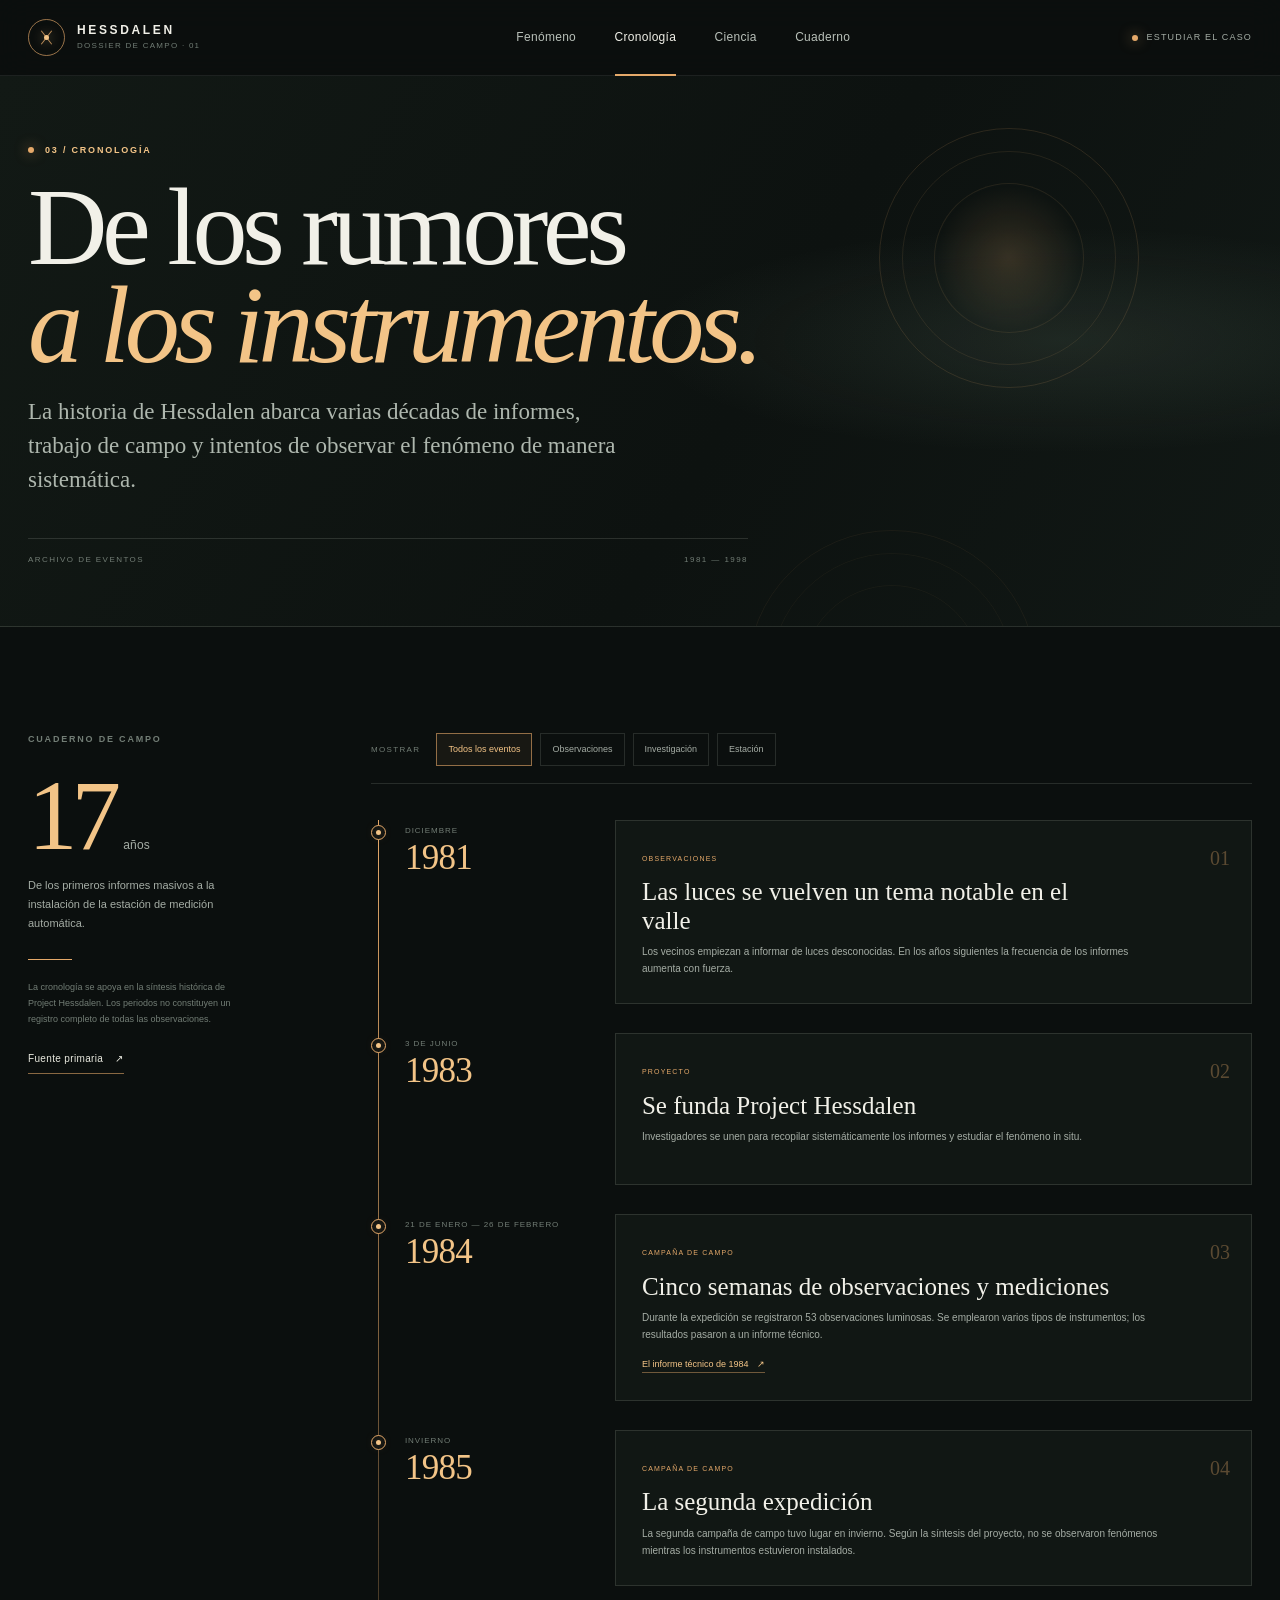
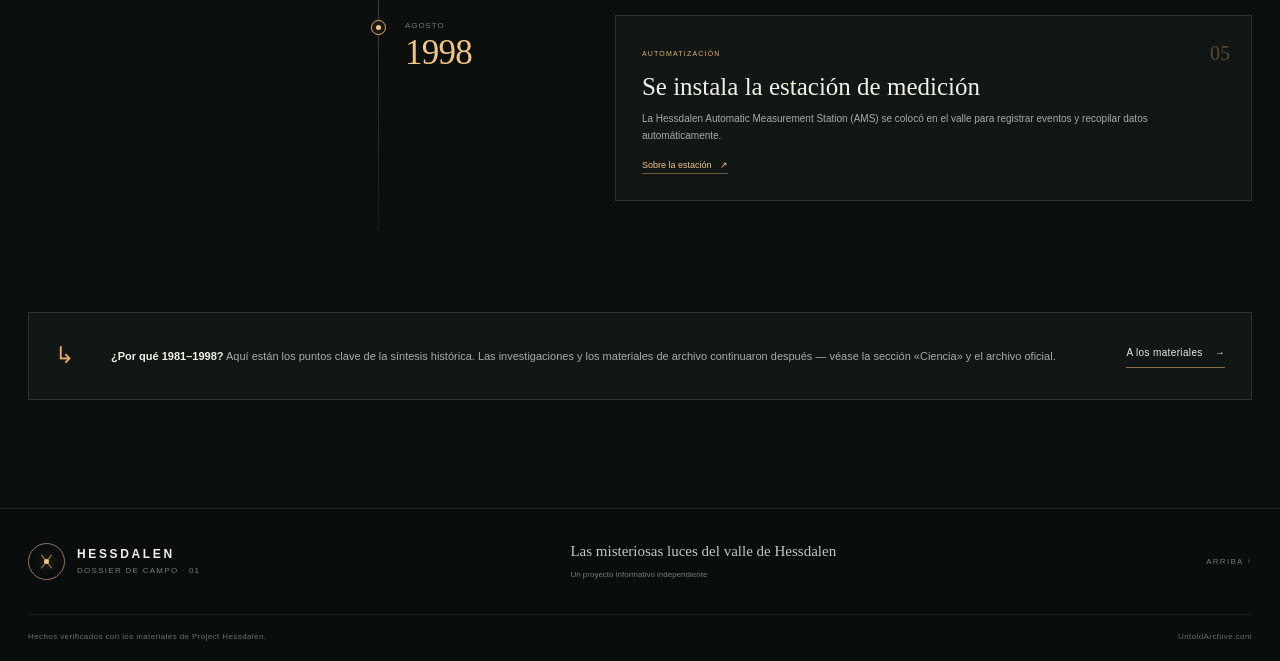
<file: timeline.html>
<!doctype html>
<html lang="es">
<head>
  <meta charset="utf-8">
  <meta name="viewport" content="width=device-width, initial-scale=1">
  <meta name="theme-color" content="#0b0f0e">
  <meta name="description" content="Cronología de las luces de Hessdalen y de las etapas principales de Project Hessdalen — de 1981 a la estación automática.">
  <title>Cronología — las luces de Hessdalen</title>
  <link rel="stylesheet" href="styles.css">
  <script src="script.js" defer></script>
</head>
<body data-page="timeline">
  <a class="skip-link" href="#main">Ir al contenido</a>
  <header class="site-header">
    <div class="container header-row">
      <a class="brand" href="index.html" aria-label="Hessdalen — inicio"><span class="brand-mark" aria-hidden="true"><span></span></span><span class="brand-copy"><strong>HESSDALEN</strong><small>DOSSIER DE CAMPO · 01</small></span></a>
      <button class="menu-toggle" type="button" aria-expanded="false" aria-controls="primary-nav" aria-label="Abrir menú"><span></span><span></span></button>
      <nav class="primary-nav" id="primary-nav" aria-label="Navegación principal">
        <a href="phenomenon.html" data-page-link="phenomenon">Fenómeno</a><a href="timeline.html" data-page-link="timeline">Cronología</a><a href="science.html" data-page-link="science">Ciencia</a><a href="field-notes.html" data-page-link="notes">Cuaderno</a>
      </nav>
      <a class="header-index" href="timeline.html"><span class="header-index-dot"></span> ESTUDIAR EL CASO</a>
    </div>
  </header>

  <main id="main">
    <section class="page-hero page-hero--timeline">
      <div class="container page-hero-inner">
        <p class="eyebrow"><span class="live-dot"></span> 03 / CRONOLOGÍA</p>
        <h1>De los rumores<br><em>a los instrumentos.</em></h1>
        <p class="page-lead">La historia de Hessdalen abarca varias décadas de informes, trabajo de campo y intentos de observar el fenómeno de manera sistemática.</p>
        <div class="page-hero-meta"><span>ARCHIVO DE EVENTOS</span><span>1981 — 1998</span></div>
      </div>
      <span class="page-hero-orb page-hero-orb--one" aria-hidden="true"></span>
      <span class="page-hero-orb page-hero-orb--two" aria-hidden="true"></span>
    </section>

    <section class="section timeline-section">
      <div class="container timeline-layout">
        <aside class="timeline-aside reveal">
          <p class="eyebrow eyebrow--muted">CUADERNO DE CAMPO</p>
          <div class="timeline-aside-number">17<span>años</span></div>
          <p>De los primeros informes masivos a la instalación de la estación de medición automática.</p>
          <div class="timeline-aside-rule"></div>
          <p class="tiny-copy">La cronología se apoya en la síntesis histórica de Project Hessdalen. Los periodos no constituyen un registro completo de todas las observaciones.</p>
          <a class="underlined-link" href="https://old.hessdalen.org/index_e.shtml" target="_blank" rel="noopener noreferrer">Fuente primaria <span aria-hidden="true">↗</span></a>
        </aside>
        <div class="timeline-main">
          <div class="timeline-controls reveal" aria-label="Filtrar eventos por tipo">
            <span>MOSTRAR</span>
            <button type="button" data-filter="all" aria-pressed="true">Todos los eventos</button>
            <button type="button" data-filter="observation" aria-pressed="false">Observaciones</button>
            <button type="button" data-filter="research" aria-pressed="false">Investigación</button>
            <button type="button" data-filter="station" aria-pressed="false">Estación</button>
          </div>
          <div class="timeline-list">
            <article class="timeline-item reveal" data-category="observation">
              <span class="timeline-node" aria-hidden="true"></span>
              <div class="timeline-date">DICIEMBRE <strong>1981</strong></div>
              <div class="timeline-card"><span class="timeline-tag">OBSERVACIONES</span><h2>Las luces se vuelven un tema notable en el valle</h2><p>Los vecinos empiezan a informar de luces desconocidas. En los años siguientes la frecuencia de los informes aumenta con fuerza.</p><span class="timeline-card-index">01</span></div>
            </article>
            <article class="timeline-item reveal" data-category="research">
              <span class="timeline-node" aria-hidden="true"></span>
              <div class="timeline-date">3 DE JUNIO <strong>1983</strong></div>
              <div class="timeline-card"><span class="timeline-tag">PROYECTO</span><h2>Se funda Project Hessdalen</h2><p>Investigadores se unen para recopilar sistemáticamente los informes y estudiar el fenómeno in situ.</p><span class="timeline-card-index">02</span></div>
            </article>
            <article class="timeline-item reveal" data-category="research">
              <span class="timeline-node" aria-hidden="true"></span>
              <div class="timeline-date">21 DE ENERO — 26 DE FEBRERO <strong>1984</strong></div>
              <div class="timeline-card"><span class="timeline-tag">CAMPAÑA DE CAMPO</span><h2>Cinco semanas de observaciones y mediciones</h2><p>Durante la expedición se registraron 53 observaciones luminosas. Se emplearon varios tipos de instrumentos; los resultados pasaron a un informe técnico.</p><a class="card-text-link" href="https://old.hessdalen.org/reports/hpreport84.shtml" target="_blank" rel="noopener noreferrer">El informe técnico de 1984 <span aria-hidden="true">↗</span></a><span class="timeline-card-index">03</span></div>
            </article>
            <article class="timeline-item reveal" data-category="research">
              <span class="timeline-node" aria-hidden="true"></span>
              <div class="timeline-date">INVIERNO <strong>1985</strong></div>
              <div class="timeline-card"><span class="timeline-tag">CAMPAÑA DE CAMPO</span><h2>La segunda expedición</h2><p>La segunda campaña de campo tuvo lugar en invierno. Según la síntesis del proyecto, no se observaron fenómenos mientras los instrumentos estuvieron instalados.</p><span class="timeline-card-index">04</span></div>
            </article>
            <article class="timeline-item reveal" data-category="station">
              <span class="timeline-node" aria-hidden="true"></span>
              <div class="timeline-date">AGOSTO <strong>1998</strong></div>
              <div class="timeline-card"><span class="timeline-tag">AUTOMATIZACIÓN</span><h2>Se instala la estación de medición</h2><p>La Hessdalen Automatic Measurement Station (AMS) se colocó en el valle para registrar eventos y recopilar datos automáticamente.</p><a class="card-text-link" href="https://old.hessdalen.org/station/" target="_blank" rel="noopener noreferrer">Sobre la estación <span aria-hidden="true">↗</span></a><span class="timeline-card-index">05</span></div>
            </article>
          </div>
          <p class="timeline-empty" hidden>No hay eventos para el filtro seleccionado.</p>
        </div>
      </div>
    </section>

    <section class="section timeline-note-section">
      <div class="container timeline-note reveal"><span class="timeline-note-mark">↳</span><p><strong>¿Por qué 1981–1998?</strong> Aquí están los puntos clave de la síntesis histórica. Las investigaciones y los materiales de archivo continuaron después — véase la sección «Ciencia» y el archivo oficial.</p><a href="science.html" class="underlined-link">A los materiales <span aria-hidden="true">→</span></a></div>
    </section>
  </main>

  <footer class="site-footer">
    <div class="container footer-top"><a class="brand brand--footer" href="index.html"><span class="brand-mark" aria-hidden="true"><span></span></span><span class="brand-copy"><strong>HESSDALEN</strong><small>DOSSIER DE CAMPO · 01</small></span></a><p>Las misteriosas luces del valle de Hessdalen<br><span>Un proyecto informativo independiente</span></p><a class="footer-up" href="#main">ARRIBA ↑</a></div>
    <div class="container footer-bottom"><span>Hechos verificados con los materiales de Project Hessdalen.</span><span><a href="https://untoldarchive.com/ru/">UntoldArchive.com</a></span></div>
  </footer>
</body>
</html>
</file>
<file: styles.css>
@charset "UTF-8";

:root {
  color-scheme: dark;
  --bg: #0b0f0e;
  --bg-soft: #101614;
  --panel: #141b18;
  --panel-bright: #19221e;
  --line: rgba(229, 235, 222, .13);
  --line-strong: rgba(229, 235, 222, .24);
  --text: #f1f0e8;
  --muted: #a5ada5;
  --dim: #727d75;
  --amber: #e5a96a;
  --amber-bright: #f3c487;
  --sage: #c1d0bd;
  --serif: "Iowan Old Style", "Baskerville Old Face", Baskerville, Georgia, "Times New Roman", serif;
  --sans: Inter, "Avenir Next", Avenir, "Segoe UI", sans-serif;
  --max: 1240px;
  --header-h: 76px;
}

*, *::before, *::after { box-sizing: border-box; }
html { scroll-behavior: smooth; scroll-padding-top: calc(var(--header-h) + 18px); }
body { margin: 0; background: var(--bg); color: var(--text); font-family: var(--sans); font-size: 15px; line-height: 1.65; -webkit-font-smoothing: antialiased; }
body.menu-is-open { overflow: hidden; }
a { color: inherit; text-decoration: none; }
button, input, textarea, select { font: inherit; }
button, a { -webkit-tap-highlight-color: transparent; }
button:focus-visible, a:focus-visible, input:focus-visible, textarea:focus-visible, select:focus-visible { outline: 2px solid var(--amber-bright); outline-offset: 4px; }
img, svg { max-width: 100%; }
::selection { color: var(--bg); background: var(--amber-bright); }

.container { width: min(var(--max), calc(100% - 56px)); margin-inline: auto; }
.skip-link { position: fixed; top: 10px; left: 10px; z-index: 1000; padding: 10px 16px; color: var(--bg); background: var(--amber-bright); transform: translateY(-150%); }
.skip-link:focus { transform: translateY(0); }

/* Shared header */
.site-header { position: sticky; top: 0; z-index: 100; height: var(--header-h); border-bottom: 1px solid rgba(255,255,255,.08); background: rgba(11,15,14,.91); backdrop-filter: blur(16px); }
.header-row { height: 100%; display: flex; align-items: center; justify-content: space-between; gap: 28px; }
.brand { display: inline-flex; align-items: center; gap: 12px; min-width: 207px; }
.brand-mark { position: relative; width: 37px; height: 37px; display: grid; place-items: center; border: 1px solid rgba(229,169,106,.65); border-radius: 50%; color: var(--amber); }
.brand-mark::before, .brand-mark::after { content: ""; position: absolute; width: 17px; height: 1px; background: var(--amber); opacity: .8; transform: rotate(52deg); }
.brand-mark::after { transform: rotate(-52deg); }
.brand-mark span { z-index: 1; width: 5px; height: 5px; border-radius: 50%; background: var(--amber-bright); box-shadow: 0 0 12px rgba(243,196,135,.85); }
.brand-copy { display: flex; flex-direction: column; line-height: 1.1; gap: 5px; }
.brand-copy strong { font-size: 12px; letter-spacing: .22em; font-weight: 600; }
.brand-copy small { color: var(--dim); font-size: 8px; letter-spacing: .16em; }
.primary-nav { display: flex; align-items: center; justify-content: center; gap: clamp(20px, 3vw, 46px); height: 100%; }
.primary-nav a { position: relative; height: 100%; display: flex; align-items: center; color: #b9c0b9; font-size: 12px; letter-spacing: .025em; transition: color .2s ease; }
.primary-nav a::after { position: absolute; content: ""; right: 0; bottom: -1px; left: 0; height: 2px; background: var(--amber); transform: scaleX(0); transform-origin: left; transition: transform .22s ease; }
.primary-nav a:hover, .primary-nav a.is-active { color: var(--text); }
.primary-nav a.is-active::after, .primary-nav a:hover::after { transform: scaleX(1); }
.header-index { display: inline-flex; align-items: center; gap: 9px; color: var(--muted); font-size: 9px; letter-spacing: .13em; white-space: nowrap; transition: color .2s ease; }
.header-index:hover { color: var(--amber-bright); }
.header-index-dot, .live-dot { display: inline-block; width: 6px; height: 6px; border-radius: 50%; background: var(--amber); box-shadow: 0 0 13px rgba(229,169,106,.7); }
.menu-toggle { display: none; }

/* Type and reusable controls */
.eyebrow { margin: 0; display: flex; align-items: center; gap: 11px; color: var(--amber-bright); font-size: 9px; line-height: 1.4; letter-spacing: .2em; font-weight: 600; }
.eyebrow--muted { color: var(--dim); }
.section-title { margin: 0; font-family: var(--serif); font-size: clamp(38px, 5vw, 65px); line-height: 1.02; letter-spacing: -.035em; font-weight: 400; }
.section-title em, .page-hero h1 em, .hero h1 em, .closing-inner h2 em { color: var(--amber-bright); font-style: italic; font-weight: 400; }
.large-copy { margin: 0; color: #e0e2d9; font-family: var(--serif); font-size: clamp(22px, 2.25vw, 30px); line-height: 1.38; letter-spacing: -.012em; }
.body-copy { margin: 0; color: var(--muted); font-size: 14px; line-height: 1.8; }
.button { min-height: 48px; display: inline-flex; align-items: center; justify-content: center; gap: 22px; padding: 0 19px; border: 1px solid transparent; font-size: 10px; font-weight: 650; letter-spacing: .1em; text-transform: uppercase; transition: color .2s ease, background .2s ease, border-color .2s ease, transform .2s ease; cursor: pointer; }
.button:hover { transform: translateY(-2px); }
.button--amber { color: #17130f; background: var(--amber-bright); }
.button--amber:hover { background: #f8d29c; }
.button--outline { color: var(--text); border-color: rgba(239,238,225,.35); background: transparent; }
.button--outline:hover { border-color: var(--amber-bright); color: var(--amber-bright); }
.text-link, .underlined-link { display: inline-flex; align-items: center; gap: 12px; color: #e9e9df; font-size: 11px; letter-spacing: .035em; transition: color .2s ease; }
.text-link:hover, .underlined-link:hover { color: var(--amber-bright); }
.underlined-link { padding: 0 0 6px; border-bottom: 1px solid rgba(229,169,106,.58); }
.section { padding-block: 118px; }
.section-heading-row { display: flex; align-items: end; justify-content: space-between; gap: 28px; margin-bottom: 43px; }
.section-heading-row .section-title { margin-top: 13px; }
.section-side-note { max-width: 270px; margin: 0 0 4px; color: var(--dim); font-size: 11px; line-height: 1.65; text-align: right; }
.section-footnote { max-width: 760px; margin: 24px 0 0; color: var(--dim); font-size: 10px; line-height: 1.7; }

/* Home */
.hero { position: relative; min-height: min(810px, calc(100svh - var(--header-h))); overflow: hidden; background-color: #111815; background-image: linear-gradient(90deg, rgba(8,12,11,.94) 0%, rgba(8,12,11,.74) 40%, rgba(8,12,11,.18) 100%), linear-gradient(0deg, rgba(8,12,11,.82) 0%, transparent 35%, rgba(8,12,11,.18) 100%), url("assets/hessdalen-hero.jpg"); background-size: cover; background-position: center 55%; }
.hero::before { position: absolute; content: ""; inset: 0; pointer-events: none; opacity: .24; background: radial-gradient(ellipse at 74% 54%, rgba(235,177,113,.2), transparent 17%), linear-gradient(110deg, transparent 55%, rgba(191,208,189,.035) 55.15%, transparent 55.3%); }
.hero-scrim { position: absolute; inset: 0; background: linear-gradient(0deg, rgba(11,15,14,.38), transparent 48%); pointer-events: none; }
.hero-container { position: relative; min-height: min(810px, calc(100svh - var(--header-h))); display: flex; flex-direction: column; justify-content: space-between; padding-top: 34px; padding-bottom: 27px; }
.hero-topline, .hero-bottom { display: flex; align-items: center; justify-content: space-between; gap: 20px; }
.hero-coordinate, .hero-caption, .image-note, .scroll-cue { margin: 0; color: rgba(231,235,223,.62); font-size: 8px; letter-spacing: .18em; }
.hero-coordinate span { margin-inline: 7px; color: var(--amber); }
.hero-main { display: flex; align-items: center; justify-content: space-between; gap: 46px; padding: 35px 0 50px; }
.hero-copy { max-width: 730px; }
.hero-overline { margin: 0 0 20px; color: rgba(219,224,216,.68); font-size: 9px; letter-spacing: .2em; }
.hero h1 { margin: 0 0 23px; font-family: var(--serif); font-weight: 400; font-size: clamp(70px, 11vw, 144px); line-height: .82; letter-spacing: -.055em; }
.hero h1 em { color: var(--text); }
.hero-lead { max-width: 460px; margin: 0; color: #c0c7bf; font-family: var(--serif); font-size: clamp(19px, 2vw, 25px); line-height: 1.45; }
.hero-actions { display: flex; align-items: center; gap: 29px; margin-top: 33px; }
.hero-aside { width: 110px; margin-right: 4%; align-self: center; color: rgba(234,235,223,.65); }
.aside-line { display: block; width: 34px; height: 1px; margin-bottom: 16px; background: var(--amber); }
.aside-number { color: var(--amber-bright); font-family: var(--serif); font-size: 32px; }
.hero-aside p { margin: 7px 0 0; font-size: 9px; line-height: 1.55; letter-spacing: .1em; text-transform: uppercase; }
.hero-bottom { border-top: 1px solid rgba(241,242,231,.16); padding-top: 16px; }
.scroll-cue { display: inline-flex; align-items: center; gap: 10px; }
.scroll-cue span { color: var(--amber); font-size: 13px; }
.image-note { color: rgba(223,227,215,.44); font-size: 8px; letter-spacing: .08em; }
.section-intro { padding-block: 120px 112px; background: var(--bg); }
.section-intro .container { display: grid; grid-template-columns: 1fr 1fr; gap: 8%; align-items: start; }
.intro-heading .section-title, .intro-heading h2 { margin: 19px 0 0; font-family: var(--serif); font-weight: 400; font-size: clamp(48px, 6.2vw, 82px); line-height: .99; letter-spacing: -.04em; }
.intro-heading h2 em { color: var(--amber-bright); font-weight: 400; }
.intro-copy { max-width: 520px; padding-top: 32px; }
.intro-copy .body-copy { margin-top: 21px; max-width: 460px; }
.intro-copy .underlined-link { margin-top: 27px; }
.section-facts { padding-block: 94px 104px; border-block: 1px solid rgba(255,255,255,.05); background: #0e1311; }
.fact-grid { display: grid; grid-template-columns: repeat(3, 1fr); border-top: 1px solid var(--line-strong); border-bottom: 1px solid var(--line-strong); }
.fact-card { position: relative; min-height: 272px; padding: 26px 30px 29px 0; }
.fact-card + .fact-card { padding-left: 30px; border-left: 1px solid var(--line); }
.fact-index { position: absolute; top: 29px; right: 30px; color: var(--dim); font-size: 9px; letter-spacing: .12em; }
.fact-number { display: block; margin-top: 12px; color: var(--amber-bright); font-family: var(--serif); font-weight: 400; font-size: clamp(56px, 7vw, 84px); line-height: 1; letter-spacing: -.04em; }
.fact-card h3 { margin: 15px 0 8px; color: var(--text); font-size: 13px; font-weight: 600; }
.fact-card p { max-width: 300px; margin: 0; color: var(--muted); font-size: 11px; line-height: 1.7; }
.fact-rule { position: absolute; bottom: 0; left: 0; width: 38px; height: 2px; background: var(--amber); }
.fact-card + .fact-card .fact-rule { left: 30px; }
.fact-footnote { margin: 18px 0 0; color: var(--dim); font-size: 10px; line-height: 1.7; }
.fact-footnote span { margin-right: 8px; color: var(--amber); }
.quote-section { padding-block: 113px; overflow: hidden; background: #151c18; }
.quote-layout { position: relative; display: flex; align-items: flex-start; gap: 38px; min-height: 220px; }
.quote-mark { color: var(--amber); font-family: var(--serif); font-size: 106px; line-height: .8; }
.quote-layout blockquote { max-width: 750px; margin: 0; }
.quote-layout blockquote p { margin: 0; font-family: var(--serif); font-size: clamp(31px, 4.4vw, 54px); line-height: 1.17; letter-spacing: -.02em; }
.quote-layout blockquote footer { margin-top: 26px; color: var(--dim); font-size: 9px; letter-spacing: .17em; }
.quote-layout blockquote footer span { padding-inline: 7px; color: var(--amber); }
.quote-orbit { position: absolute; top: 0; right: 7%; width: 230px; height: 230px; border: 1px solid rgba(228,169,106,.15); border-radius: 50%; opacity: .75; }
.quote-orbit::before, .quote-orbit::after { position: absolute; content: ""; inset: 26px; border: 1px solid rgba(228,169,106,.16); border-radius: 50%; }
.quote-orbit::after { inset: 58px; }
.quote-orbit span { position: absolute; top: 43px; left: 37px; width: 7px; height: 7px; border-radius: 50%; background: var(--amber-bright); box-shadow: 0 0 22px 8px rgba(229,169,106,.2); }
.quote-orbit i { position: absolute; right: 53px; bottom: 46px; width: 4px; height: 4px; border-radius: 50%; background: var(--sage); }
.section-paths { padding-block: 115px; }
.section-counter { color: var(--dim); font-family: var(--serif); font-size: 17px; }
.path-grid { display: grid; grid-template-columns: repeat(4, 1fr); gap: 1px; background: var(--line); border: 1px solid var(--line); }
.path-card { position: relative; display: flex; min-height: 290px; flex-direction: column; align-items: flex-start; padding: 22px 23px 26px; background: var(--bg); transition: background .25s ease; }
.path-card:hover { background: #151d19; }
.path-number { color: var(--dim); font-size: 8px; letter-spacing: .15em; }
.path-symbol { position: relative; display: block; width: 53px; height: 53px; margin: 28px 0 17px; border: 1px solid rgba(229,169,106,.23); border-radius: 50%; }
.path-symbol::before, .path-symbol::after { position: absolute; content: ""; }
.path-symbol--glow::before { inset: 17px; border-radius: 50%; background: var(--amber-bright); box-shadow: 0 0 24px 6px rgba(229,169,106,.45); }
.path-symbol--track::before { top: 15px; right: 11px; bottom: 15px; left: 11px; border: 1px solid var(--amber); border-radius: 50%; transform: rotate(-30deg); }
.path-symbol--track::after { top: 24px; left: 22px; width: 7px; height: 7px; border-radius: 50%; background: var(--amber-bright); box-shadow: 0 0 14px var(--amber); }
.path-symbol--signal::before { top: 12px; left: 12px; width: 27px; height: 27px; border: 1px solid var(--amber); border-radius: 50%; }
.path-symbol--signal::after { top: 25px; left: 25px; width: 4px; height: 4px; border-radius: 50%; background: var(--amber-bright); box-shadow: 0 0 14px 4px rgba(229,169,106,.55); }
.path-symbol--note::before { top: 12px; left: 16px; width: 21px; height: 28px; border: 1px solid var(--amber); border-radius: 2px; }
.path-symbol--note::after { top: 21px; left: 21px; width: 11px; height: 1px; background: var(--amber); box-shadow: 0 6px 0 rgba(229,169,106,.75), 0 12px 0 rgba(229,169,106,.45); }
.path-card h3 { margin: 0; font-family: var(--serif); font-size: 23px; font-weight: 400; line-height: 1.1; }
.path-card p { max-width: 250px; margin: 11px 0 0; color: var(--muted); font-size: 10px; line-height: 1.7; }
.path-arrow { position: absolute; right: 21px; bottom: 20px; color: var(--amber); font-size: 16px; }
.closing-band { position: relative; overflow: hidden; padding-block: 100px; background: #131a16; }
.closing-band::before { position: absolute; content: ""; width: 600px; height: 600px; right: -2%; top: -200px; border: 1px solid rgba(229,169,106,.09); border-radius: 50%; box-shadow: 0 0 0 55px rgba(229,169,106,.02), 0 0 0 110px rgba(229,169,106,.018); }
.closing-inner { position: relative; }
.closing-inner h2 { margin: 19px 0 30px; font-family: var(--serif); font-size: clamp(46px, 7vw, 84px); line-height: .98; letter-spacing: -.04em; font-weight: 400; }
.closing-inner h2 em { color: var(--amber-bright); }
.closing-coordinate { position: absolute; right: 4%; bottom: 0; color: rgba(229,169,106,.35); font-family: var(--serif); font-size: 24px; letter-spacing: .07em; }

/* Subpage heroes */
.page-hero { position: relative; min-height: 430px; display: flex; align-items: center; overflow: hidden; border-bottom: 1px solid var(--line); background: radial-gradient(ellipse at 86% 51%, rgba(229,169,106,.12), transparent 27%), linear-gradient(120deg, #121915 0%, #0d1210 56%, #111815 100%); }
.page-hero::before { position: absolute; content: ""; inset: 0; opacity: .21; background-image: linear-gradient(90deg, transparent 49.8%, rgba(201,212,192,.15) 50%, transparent 50.2%), linear-gradient(0deg, transparent 49.8%, rgba(201,212,192,.10) 50%, transparent 50.2%); background-size: 70px 70px; mask-image: linear-gradient(90deg, transparent, black 60%, black); }
.page-hero-inner { position: relative; z-index: 2; padding-block: 68px 60px; }
.page-hero h1 { max-width: 850px; margin: 22px 0 20px; font-family: var(--serif); font-weight: 400; font-size: clamp(62px, 8.6vw, 111px); line-height: .89; letter-spacing: -.05em; }
.page-hero h1 em { color: var(--amber-bright); }
.page-lead { max-width: 620px; margin: 0; color: #aeb7ae; font-family: var(--serif); font-size: clamp(18px, 2vw, 23px); line-height: 1.48; }
.page-hero-meta { display: flex; justify-content: space-between; max-width: 720px; margin-top: 41px; padding-top: 14px; border-top: 1px solid rgba(227,233,220,.14); color: var(--dim); font-size: 8px; letter-spacing: .18em; }
.page-hero-orb { position: absolute; z-index: 1; display: block; border: 1px solid rgba(229,169,106,.14); border-radius: 50%; pointer-events: none; }
.page-hero-orb::before, .page-hero-orb::after { position: absolute; content: ""; border: 1px solid rgba(229,169,106,.11); border-radius: 50%; }
.page-hero-orb::before { inset: 22px; }
.page-hero-orb::after { inset: 54px; }
.page-hero-orb--one { top: 52px; right: 11%; width: 260px; height: 260px; }
.page-hero-orb--two { right: 19%; bottom: -194px; width: 290px; height: 290px; opacity: .45; }
.page-hero-orb--one::after { background: radial-gradient(circle, rgba(229,169,106,.17), transparent 70%); }
.page-hero--timeline { background: radial-gradient(ellipse at 83% 48%, rgba(160,194,167,.11), transparent 28%), linear-gradient(120deg, #121915, #0d1210 58%, #111815); }
.page-hero--science { background: radial-gradient(ellipse at 88% 57%, rgba(166,188,179,.12), transparent 27%), linear-gradient(120deg, #121915, #0d1210 58%, #111815); }
.page-hero--notes { background: radial-gradient(ellipse at 83% 55%, rgba(229,169,106,.13), transparent 26%), linear-gradient(120deg, #121915, #0d1210 58%, #111815); }

/* Phenomenon page */
.section-overview { padding-block: 105px 94px; }
.overview-grid { display: grid; grid-template-columns: .9fr 1.1fr; gap: 10%; }
.overview-heading .section-title { margin-top: 17px; }
.overview-heading .section-title em { color: var(--amber-bright); }
.overview-copy { padding-top: 14px; }
.overview-copy .body-copy { max-width: 530px; margin-top: 19px; }
.micro-note { display: flex; align-items: flex-start; gap: 13px; max-width: 520px; margin-top: 25px; padding: 15px 16px; border: 1px solid var(--line); color: var(--muted); font-size: 10px; line-height: 1.65; }
.micro-note-mark { display: grid; flex: 0 0 18px; width: 18px; height: 18px; place-items: center; border: 1px solid rgba(229,169,106,.65); border-radius: 50%; color: var(--amber-bright); font-size: 10px; }
.section-light-types { padding-block: 90px 108px; background: #0f1512; }
.light-type-grid { display: grid; grid-template-columns: repeat(3, 1fr); gap: 14px; }
.light-type-card { position: relative; min-height: 318px; padding: 25px 24px 23px; border: 1px solid var(--line); background: #111815; transition: border-color .2s, transform .2s, background .2s; }
.light-type-card:hover { transform: translateY(-3px); border-color: rgba(229,169,106,.48); background: #151d19; }
.light-type-card--featured { background: #171e19; border-color: rgba(229,169,106,.33); }
.light-type-top { display: flex; align-items: flex-start; justify-content: space-between; color: var(--dim); font-size: 8px; letter-spacing: .18em; }
.type-glyph { position: relative; width: 47px; height: 47px; display: block; }
.type-glyph--flash::before { position: absolute; content: ""; top: 20px; left: 20px; width: 7px; height: 7px; border-radius: 50%; background: var(--amber-bright); box-shadow: 0 0 20px 6px rgba(229,169,106,.42); }
.type-glyph--flash::after { position: absolute; content: ""; inset: 5px; border: 1px dashed rgba(229,169,106,.38); border-radius: 50%; }
.type-glyph--orb { border: 1px solid rgba(229,169,106,.3); border-radius: 50%; }
.type-glyph--orb::before { position: absolute; content: ""; inset: 12px; border-radius: 50%; background: #f5d7a3; box-shadow: 0 0 19px 7px rgba(229,169,106,.44); }
.type-glyph--orb::after { position: absolute; content: ""; top: 2px; right: 2px; bottom: 2px; left: 2px; border: 1px solid rgba(229,169,106,.17); border-radius: 50%; transform: scaleX(.65); }
.type-glyph--group i { position: absolute; display: block; width: 6px; height: 6px; border-radius: 50%; background: var(--amber-bright); box-shadow: 0 0 12px 3px rgba(229,169,106,.38); }
.type-glyph--group i:nth-child(1) { top: 9px; left: 6px; }
.type-glyph--group i:nth-child(2) { top: 21px; left: 24px; width: 8px; height: 8px; }
.type-glyph--group i:nth-child(3) { bottom: 7px; left: 10px; background: #de8774; }
.light-type-card h3 { margin: 27px 0 12px; font-family: var(--serif); font-size: 29px; line-height: 1.1; font-weight: 400; }
.light-type-card p { max-width: 340px; min-height: 86px; margin: 0; color: var(--muted); font-size: 11px; line-height: 1.75; }
.type-tags { display: flex; flex-wrap: wrap; gap: 7px; margin-top: 17px; }
.type-tags span { padding: 5px 8px; border: 1px solid rgba(255,255,255,.10); color: var(--dim); font-size: 8px; }
.section-observation { padding-block: 115px; }
.observation-grid { display: grid; grid-template-columns: .85fr 1.15fr; gap: 9%; align-items: center; }
.observation-copy .section-title { margin: 17px 0 20px; }
.observation-copy .large-copy { max-width: 470px; font-size: 21px; }
.observation-copy .underlined-link { margin-top: 25px; }
.evidence-stack { border-top: 1px solid var(--line-strong); }
.evidence-row { display: grid; grid-template-columns: 28px 1fr max-content; align-items: center; gap: 17px; padding: 21px 0; border-bottom: 1px solid var(--line); }
.evidence-index { color: var(--amber); font-family: var(--serif); font-size: 18px; }
.evidence-row strong { font-family: var(--serif); font-size: 20px; font-weight: 400; }
.evidence-row p { margin: 3px 0 0; color: var(--muted); font-size: 10px; }
.evidence-status { color: var(--dim); font-size: 7px; letter-spacing: .14em; text-align: right; }
.evidence-status--open { color: var(--amber); }
.section-source-callout { padding-block: 0 105px; }
.source-callout { display: grid; grid-template-columns: 140px 1fr auto; align-items: center; gap: 26px; padding: 26px 28px; border: 1px solid var(--line); background: #101613; }
.source-stamp { display: grid; place-items: center; width: 105px; height: 105px; border: 1px solid rgba(229,169,106,.4); border-radius: 50%; color: var(--amber-bright); font-size: 8px; letter-spacing: .1em; text-align: center; }
.source-callout h2 { margin: 0; font-family: var(--serif); font-size: 27px; font-weight: 400; }
.source-callout p { margin: 6px 0 0; color: var(--muted); font-size: 10px; }
.source-callout .button { min-width: 162px; }

/* Timeline */
.timeline-section { padding-block: 106px 82px; }
.timeline-layout { display: grid; grid-template-columns: 245px 1fr; gap: 8%; align-items: start; }
.timeline-aside { position: sticky; top: calc(var(--header-h) + 34px); }
.timeline-aside-number { margin-top: 26px; color: var(--amber-bright); font-family: var(--serif); font-size: 99px; line-height: .9; letter-spacing: -.06em; }
.timeline-aside-number span { margin-left: 8px; color: var(--muted); font-family: var(--sans); font-size: 12px; letter-spacing: .02em; }
.timeline-aside > p:not(.eyebrow) { max-width: 215px; margin: 15px 0 0; color: var(--muted); font-size: 11px; line-height: 1.75; }
.timeline-aside-rule { width: 44px; height: 1px; margin: 26px 0 20px; background: var(--amber); }
.timeline-aside .tiny-copy { color: var(--dim) !important; font-size: 9px !important; }
.timeline-aside .underlined-link { margin-top: 23px; font-size: 10px; }
.timeline-controls { display: flex; align-items: center; flex-wrap: wrap; gap: 8px; margin-bottom: 36px; padding-bottom: 17px; border-bottom: 1px solid var(--line); }
.timeline-controls > span { margin-right: 8px; color: var(--dim); font-size: 8px; letter-spacing: .17em; }
.timeline-controls button { padding: 8px 11px; border: 1px solid var(--line); color: var(--muted); background: transparent; font-size: 9px; cursor: pointer; transition: color .2s, border-color .2s, background .2s; }
.timeline-controls button:hover, .timeline-controls button[aria-pressed="true"] { border-color: rgba(229,169,106,.6); color: var(--amber-bright); background: rgba(229,169,106,.06); }
.timeline-list { position: relative; }
.timeline-list::before { position: absolute; content: ""; top: 0; bottom: 0; left: 7px; width: 1px; background: linear-gradient(var(--amber), rgba(229,169,106,.08)); }
.timeline-item { position: relative; display: grid; grid-template-columns: 183px 1fr; gap: 27px; padding: 0 0 29px 34px; }
.timeline-item[hidden] { display: none !important; }
.timeline-node { position: absolute; top: 5px; left: 0; width: 15px; height: 15px; border: 1px solid var(--amber); border-radius: 50%; background: var(--bg); }
.timeline-node::after { position: absolute; content: ""; inset: 4px; border-radius: 50%; background: var(--amber-bright); box-shadow: 0 0 10px rgba(229,169,106,.6); }
.timeline-date { padding-top: 4px; color: var(--dim); font-size: 8px; line-height: 1.8; letter-spacing: .12em; }
.timeline-date strong { display: block; color: var(--amber-bright); font-family: var(--serif); font-size: 35px; line-height: 1.15; font-weight: 400; letter-spacing: -.02em; }
.timeline-card { position: relative; min-height: 152px; padding: 23px 26px 25px; border: 1px solid var(--line); background: #111714; }
.timeline-tag { color: var(--amber); font-size: 7px; letter-spacing: .17em; }
.timeline-card h2 { max-width: 470px; margin: 10px 0 8px; font-family: var(--serif); font-size: 25px; line-height: 1.13; font-weight: 400; }
.timeline-card p { max-width: 520px; margin: 0; color: var(--muted); font-size: 10px; line-height: 1.75; }
.card-text-link { display: inline-flex; gap: 9px; margin-top: 13px; color: var(--amber-bright); font-size: 9px; border-bottom: 1px solid rgba(229,169,106,.45); }
.timeline-card-index { position: absolute; top: 21px; right: 21px; color: rgba(229,169,106,.35); font-family: var(--serif); font-size: 20px; }
.timeline-empty { padding: 25px; border: 1px dashed var(--line-strong); color: var(--muted); font-size: 12px; text-align: center; }
.timeline-note-section { padding-block: 0 108px; }
.timeline-note { display: grid; grid-template-columns: 38px 1fr auto; gap: 18px; align-items: center; padding: 24px 26px; border: 1px solid var(--line); background: #111714; }
.timeline-note-mark { color: var(--amber); font-size: 23px; }
.timeline-note p { margin: 0; color: var(--muted); font-size: 11px; line-height: 1.7; }
.timeline-note p strong { color: var(--text); font-weight: 550; }
.timeline-note .underlined-link { font-size: 10px; white-space: nowrap; }

/* Science */
.section-method { padding-block: 105px 101px; }
.instrument-grid { display: grid; grid-template-columns: repeat(3, 1fr); gap: 13px; }
.instrument-card { position: relative; min-height: 275px; padding: 24px 25px 22px; border: 1px solid var(--line); background: #111714; }
.instrument-index { position: absolute; top: 25px; right: 23px; color: var(--dim); font-size: 8px; letter-spacing: .12em; }
.instrument-icon { position: relative; display: block; width: 47px; height: 47px; margin-bottom: 24px; border: 1px solid rgba(193,208,189,.25); border-radius: 50%; }
.instrument-icon--camera::before { position: absolute; content: ""; top: 15px; left: 10px; width: 25px; height: 17px; border: 1px solid var(--sage); border-radius: 3px; }
.instrument-icon--camera::after { position: absolute; content: ""; top: 20px; left: 18px; width: 9px; height: 9px; border: 1px solid var(--amber); border-radius: 50%; }
.instrument-icon--spectrum { border-radius: 5px; border-color: rgba(229,169,106,.3); }
.instrument-icon--spectrum::before { position: absolute; content: ""; left: 8px; bottom: 10px; width: 29px; height: 22px; background: linear-gradient(135deg, transparent 47%, var(--amber) 49%, var(--amber) 52%, transparent 54%); clip-path: polygon(0 90%, 20% 82%, 42% 55%, 58% 64%, 76% 18%, 100% 0, 100% 100%, 0 100%); opacity: .85; }
.instrument-icon--radar::before, .instrument-icon--radar::after { position: absolute; content: ""; border: 1px solid var(--sage); border-radius: 50%; }
.instrument-icon--radar::before { top: 8px; left: 8px; width: 29px; height: 29px; }
.instrument-icon--radar::after { top: 15px; left: 15px; width: 15px; height: 15px; border-color: var(--amber); }
.instrument-card h3 { margin: 0 0 10px; font-family: var(--serif); font-size: 25px; font-weight: 400; }
.instrument-card p { max-width: 340px; margin: 0; color: var(--muted); font-size: 10px; line-height: 1.75; }
.instrument-label { position: absolute; right: 22px; bottom: 19px; color: var(--dim); font-size: 7px; letter-spacing: .13em; }
.method-foot { display: grid; grid-template-columns: 45px 1fr auto; gap: 20px; align-items: center; margin-top: 18px; padding: 16px 20px; border: 1px solid rgba(193,208,189,.14); background: #101613; }
.method-foot-line { width: 31px; height: 1px; background: var(--amber); }
.method-foot p { margin: 0; color: var(--muted); font-family: var(--serif); font-size: 17px; }
.method-foot-code { color: var(--dim); font-size: 8px; letter-spacing: .15em; }
.section-known { padding-block: 0 106px; }
.known-grid { display: grid; grid-template-columns: 1fr 1fr; gap: 1px; background: var(--line); border: 1px solid var(--line); }
.known-panel, .open-panel { min-height: 355px; padding: 35px 40px 38px; background: #111714; }
.open-panel { background: #171b17; }
.open-panel .eyebrow { color: var(--amber); }
.known-panel h2, .open-panel h2 { margin: 13px 0 23px; font-family: var(--serif); font-size: 37px; font-weight: 400; }
.check-list { display: grid; gap: 17px; margin: 0; padding: 0; list-style: none; }
.check-list li { display: grid; grid-template-columns: 18px 1fr; gap: 13px; align-items: start; }
.check-list li > span { display: grid; place-items: center; width: 18px; height: 18px; border: 1px solid rgba(193,208,189,.42); border-radius: 50%; color: var(--sage); font-size: 11px; line-height: 1; }
.check-list p { margin: 0; color: var(--muted); font-size: 10px; line-height: 1.75; }
.check-list--open li > span { border-color: rgba(229,169,106,.55); color: var(--amber); }
.section-hypotheses { padding-block: 100px 111px; background: #101512; }
.hypotheses-heading { display: flex; align-items: end; justify-content: space-between; gap: 40px; margin-bottom: 40px; }
.hypotheses-heading .section-title { margin-top: 15px; }
.hypotheses-heading .body-copy { max-width: 340px; margin-bottom: 5px; font-size: 11px; }
.hypothesis-grid { display: grid; grid-template-columns: repeat(3,1fr); gap: 12px; }
.hypothesis-card { position: relative; min-height: 263px; padding: 25px 25px 24px; border: 1px solid var(--line); background: #0d1210; }
.hypothesis-symbol { position: absolute; top: 22px; right: 22px; color: rgba(229,169,106,.5); font-family: var(--serif); font-size: 20px; }
.hypothesis-status { margin: 0 0 27px; color: var(--amber); font-size: 7px; letter-spacing: .18em; }
.hypothesis-card h3 { max-width: 280px; margin: 0 0 12px; font-family: var(--serif); font-size: 27px; line-height: 1.12; font-weight: 400; }
.hypothesis-card > p:not(.hypothesis-status) { max-width: 330px; margin: 0; color: var(--muted); font-size: 10px; line-height: 1.75; }
.hypothesis-bottom { position: absolute; bottom: 21px; left: 25px; color: var(--dim); font-size: 7px; letter-spacing: .13em; }
.section-reading { padding-block: 108px 118px; }
.reading-layout { display: grid; grid-template-columns: .75fr 1.25fr; gap: 8%; align-items: start; }
.reading-heading .section-title { margin: 17px 0 19px; }
.reading-heading .body-copy { max-width: 300px; font-size: 11px; }
.source-list { border-top: 1px solid var(--line-strong); }
.source-item { display: grid; grid-template-columns: 40px 1fr 20px; align-items: center; gap: 16px; padding: 19px 5px; border-bottom: 1px solid var(--line); transition: background .2s, padding .2s; }
.source-item:hover { padding-inline: 12px; background: #111714; }
.source-number { color: var(--amber); font-family: var(--serif); font-size: 17px; }
.source-item strong, .source-item small { display: block; }
.source-item strong { font-family: var(--serif); font-size: 17px; font-weight: 400; }
.source-item small { margin-top: 4px; color: var(--dim); font-size: 8px; }
.source-arrow { color: var(--amber); font-size: 16px; text-align: right; }

/* Field notes */
.notes-section { padding-block: 101px 92px; }
.notes-layout { display: grid; grid-template-columns: .72fr 1.28fr; gap: 7%; align-items: start; }
.notes-intro { position: sticky; top: calc(var(--header-h) + 35px); }
.notes-intro .section-title { margin: 15px 0 19px; }
.notes-intro .body-copy { max-width: 340px; font-size: 11px; }
.note-tip { display: flex; gap: 13px; margin-top: 27px; padding: 15px; border: 1px solid rgba(229,169,106,.23); background: rgba(229,169,106,.04); }
.note-tip-icon { display: grid; flex: 0 0 20px; width: 20px; height: 20px; place-items: center; border: 1px solid var(--amber); border-radius: 50%; color: var(--amber); font-size: 11px; }
.note-tip p { margin: 0; color: var(--muted); font-size: 9px; line-height: 1.7; }
.note-tip strong { color: var(--text); font-weight: 600; }
.privacy-note { display: flex; gap: 12px; margin-top: 17px; color: var(--dim); }
.privacy-lock { color: var(--sage); font-size: 12px; }
.privacy-note p { margin: 0; font-size: 9px; line-height: 1.7; }
.privacy-note strong { color: var(--muted); font-weight: 550; }
.notes-workspace { min-width: 0; }
.note-form { padding: 27px 29px 26px; border: 1px solid var(--line-strong); background: #111714; }
.form-heading { display: flex; gap: 15px; align-items: center; padding-bottom: 22px; border-bottom: 1px solid var(--line); }
.form-number { display: grid; flex: 0 0 36px; width: 36px; height: 36px; place-items: center; border: 1px solid rgba(229,169,106,.5); border-radius: 50%; color: var(--amber); font-family: var(--serif); font-size: 17px; }
.form-heading .eyebrow { margin-bottom: 4px; }
.form-heading h2, .saved-heading h2 { margin: 0; font-family: var(--serif); font-size: 25px; font-weight: 400; }
.form-grid { display: grid; grid-template-columns: 1fr 1fr; gap: 17px 14px; padding-top: 22px; }
.field { display: flex; min-width: 0; flex-direction: column; gap: 7px; }
.field > span { color: #cbd0c8; font-size: 9px; letter-spacing: .03em; }
.field > span i { color: var(--amber); font-style: normal; }
.field input, .field textarea, .field select { width: 100%; min-height: 42px; padding: 10px 12px; border: 1px solid rgba(221,228,216,.14); border-radius: 0; color: var(--text); background: #0c110f; font-size: 11px; }
.field input::placeholder, .field textarea::placeholder { color: #68736b; }
.field textarea { min-height: 112px; resize: vertical; line-height: 1.6; }
.field select { appearance: none; background-image: linear-gradient(45deg, transparent 50%, var(--muted) 50%), linear-gradient(135deg, var(--muted) 50%, transparent 50%); background-position: calc(100% - 16px) 18px, calc(100% - 12px) 18px; background-size: 4px 4px, 4px 4px; background-repeat: no-repeat; }
.field input[type="date"], .field input[type="time"] { color-scheme: dark; }
.field--wide { grid-column: 1 / -1; }
.field-hint { color: var(--dim); font-size: 8px; }
.form-actions { display: flex; align-items: center; gap: 16px; margin-top: 19px; }
.form-actions .button { min-height: 43px; }
.form-status { margin: 0; color: var(--sage); font-size: 9px; }
.saved-notes { margin-top: 44px; }
.saved-heading { display: flex; align-items: end; justify-content: space-between; gap: 15px; margin-bottom: 15px; }
.saved-heading .eyebrow { margin-bottom: 5px; }
.entry-count { display: inline-grid; min-width: 23px; height: 23px; margin-left: 5px; padding: 0 5px; place-items: center; border: 1px solid var(--line-strong); border-radius: 50%; color: var(--amber); font-family: var(--sans); font-size: 9px; vertical-align: middle; }
.saved-actions { display: flex; align-items: center; gap: 8px; }
.small-action { padding: 7px 9px; border: 1px solid var(--line); color: var(--muted); background: transparent; font-size: 7px; letter-spacing: .1em; cursor: pointer; }
.small-action:hover:not(:disabled) { color: var(--amber-bright); border-color: rgba(229,169,106,.55); }
.small-action--danger:hover:not(:disabled) { color: #e59c8b; border-color: rgba(229,156,139,.5); }
.small-action:disabled { opacity: .35; cursor: not-allowed; }
.note-list { display: grid; gap: 9px; }
.note-entry { padding: 17px 18px; border: 1px solid var(--line); background: #111714; }
.note-entry-header { display: flex; align-items: center; justify-content: space-between; gap: 12px; }
.note-entry-date { color: var(--amber-bright); font-family: var(--serif); font-size: 16px; }
.note-entry-badge { color: var(--dim); font-size: 7px; letter-spacing: .13em; }
.note-entry-details { margin: 10px 0 0; color: #d5d8cf; font-size: 10px; line-height: 1.7; white-space: pre-wrap; overflow-wrap: anywhere; }
.note-entry-meta { display: flex; flex-wrap: wrap; gap: 6px; margin-top: 11px; }
.note-entry-meta span { padding: 4px 7px; border: 1px solid rgba(255,255,255,.10); color: var(--dim); font-size: 8px; }
.empty-notes { margin: 0; padding: 23px; border: 1px dashed var(--line-strong); color: #c7cdc4; font-family: var(--serif); font-size: 18px; text-align: center; }
.empty-notes span { color: var(--dim); font-family: var(--sans); font-size: 9px; }
.empty-notes[hidden] { display: none; }
.notes-reminder-section { padding-block: 0 100px; }
.notes-reminder { display: grid; grid-template-columns: 34px 1fr auto; gap: 16px; align-items: center; padding: 21px 23px; border: 1px solid rgba(229,169,106,.24); background: rgba(229,169,106,.035); }
.reminder-mark { display: grid; width: 26px; height: 26px; place-items: center; border: 1px solid var(--amber); border-radius: 50%; color: var(--amber); font-size: 12px; }
.notes-reminder p { margin: 0; color: var(--muted); font-size: 10px; line-height: 1.7; }
.notes-reminder p strong { color: var(--text); }
.notes-reminder .underlined-link { font-size: 9px; white-space: nowrap; }

/* Footer */
.site-footer { border-top: 1px solid var(--line); background: #090d0c; }
.footer-top { min-height: 105px; display: flex; align-items: center; justify-content: space-between; gap: 25px; }
.brand--footer { min-width: auto; }
.footer-top > p { margin: 0; color: #c2c7be; font-family: var(--serif); font-size: 15px; line-height: 1.4; }
.footer-top > p span { color: var(--dim); font-family: var(--sans); font-size: 8px; }
.footer-up { color: var(--dim); font-size: 8px; letter-spacing: .16em; transition: color .2s; }
.footer-up:hover { color: var(--amber-bright); }
.footer-bottom { display: flex; justify-content: space-between; gap: 20px; padding-block: 15px 17px; border-top: 1px solid rgba(255,255,255,.07); color: #687169; font-size: 8px; letter-spacing: .05em; }

/* Progressive motion */
.js .reveal { opacity: 0; transform: translateY(17px); transition: opacity .65s ease, transform .65s ease; }
.js .reveal.is-visible { opacity: 1; transform: translateY(0); }
@media (prefers-reduced-motion: reduce) {
  html { scroll-behavior: auto; }
  *, *::before, *::after { animation-duration: .01ms !important; animation-iteration-count: 1 !important; transition-duration: .01ms !important; scroll-behavior: auto !important; }
  .js .reveal { opacity: 1; transform: none; }
}

@media (max-width: 1000px) {
  :root { --header-h: 70px; }
  .header-row { gap: 18px; }
  .brand { min-width: 190px; }
  .primary-nav { gap: 20px; }
  .header-index { display: none; }
  .hero-aside { margin-right: 0; }
  .path-grid { grid-template-columns: repeat(2, 1fr); }
  .path-card { min-height: 270px; }
  .timeline-layout { grid-template-columns: 205px 1fr; gap: 5%; }
  .timeline-item { grid-template-columns: 150px 1fr; gap: 18px; }
  .notes-layout { grid-template-columns: .65fr 1.35fr; gap: 4%; }
}

@media (max-width: 760px) {
  :root { --header-h: 66px; }
  .container { width: min(100% - 36px, var(--max)); }
  .site-header { height: var(--header-h); }
  .brand { min-width: 0; }
  .brand-mark { width: 33px; height: 33px; }
  .brand-copy strong { font-size: 11px; }
  .brand-copy small { font-size: 7px; }
  .menu-toggle { position: relative; z-index: 2; width: 42px; height: 42px; display: flex; flex-direction: column; justify-content: center; gap: 6px; margin-left: auto; padding: 10px; border: 1px solid var(--line); background: transparent; cursor: pointer; }
  .menu-toggle span { display: block; width: 100%; height: 1px; background: var(--text); transition: transform .2s; }
  .menu-toggle[aria-expanded="true"] span:first-child { transform: translateY(3.5px) rotate(45deg); }
  .menu-toggle[aria-expanded="true"] span:last-child { transform: translateY(-3.5px) rotate(-45deg); }
  .primary-nav { position: fixed; top: var(--header-h); right: 0; left: 0; z-index: 1; display: none; height: auto; flex-direction: column; align-items: stretch; gap: 0; padding: 12px 18px 22px; border-bottom: 1px solid var(--line); background: rgba(11,15,14,.98); box-shadow: 0 24px 35px rgba(0,0,0,.35); }
  .primary-nav.is-open { display: flex; }
  .primary-nav a { min-height: 50px; border-bottom: 1px solid rgba(255,255,255,.06); font-size: 14px; }
  .primary-nav a::after { right: auto; width: 42px; }
  .hero, .hero-container { min-height: min(735px, calc(100svh - var(--header-h))); }
  .hero { background-position: 58% center; }
  .hero-container { padding-top: 25px; padding-bottom: 20px; }
  .hero-coordinate { display: none; }
  .hero-main { padding: 30px 0 44px; }
  .hero h1 { font-size: clamp(68px, 16vw, 118px); }
  .hero-overline { max-width: 270px; font-size: 8px; line-height: 1.7; }
  .hero-lead { max-width: 360px; font-size: 20px; }
  .hero-aside { display: none; }
  .hero-actions { flex-wrap: wrap; gap: 19px; }
  .hero-bottom { align-items: end; }
  .hero-caption { max-width: 160px; line-height: 1.6; }
  .image-note { display: none; }
  .section { padding-block: 82px; }
  .section-intro { padding-block: 82px; }
  .section-intro .container { grid-template-columns: 1fr; gap: 24px; }
  .intro-heading h2 { font-size: clamp(48px, 13vw, 72px); }
  .intro-copy { padding-top: 0; }
  .section-heading-row { align-items: flex-start; flex-direction: column; gap: 14px; margin-bottom: 30px; }
  .section-side-note { text-align: left; }
  .fact-grid { grid-template-columns: 1fr; }
  .fact-card { min-height: 220px; padding: 24px 15px 25px 0; }
  .fact-card + .fact-card { padding-left: 0; border-left: 0; border-top: 1px solid var(--line); }
  .fact-card + .fact-card .fact-rule { left: 0; }
  .fact-index { right: 12px; }
  .fact-number { font-size: 67px; }
  .quote-section { padding-block: 83px; }
  .quote-layout { gap: 16px; }
  .quote-mark { font-size: 70px; }
  .quote-layout blockquote p { font-size: clamp(29px, 8vw, 43px); }
  .quote-orbit { top: 45px; right: -90px; width: 160px; height: 160px; opacity: .45; }
  .path-grid { grid-template-columns: 1fr; }
  .path-card { min-height: 235px; }
  .closing-band { padding-block: 77px; }
  .closing-coordinate { right: 0; bottom: -42px; font-size: 16px; }
  .page-hero { min-height: 390px; }
  .page-hero-inner { padding-block: 60px 41px; }
  .page-hero h1 { font-size: clamp(58px, 13vw, 88px); }
  .page-lead { max-width: 560px; font-size: 18px; }
  .page-hero-meta { margin-top: 29px; font-size: 7px; }
  .page-hero-orb--one { top: 50px; right: -115px; width: 230px; height: 230px; }
  .overview-grid { grid-template-columns: 1fr; gap: 27px; }
  .overview-copy { padding-top: 0; }
  .light-type-grid { grid-template-columns: 1fr; }
  .light-type-card { min-height: 280px; }
  .light-type-card p { min-height: auto; }
  .observation-grid { grid-template-columns: 1fr; gap: 38px; }
  .evidence-row { grid-template-columns: 24px 1fr; }
  .evidence-status { grid-column: 2; text-align: left; }
  .source-callout { grid-template-columns: 70px 1fr; gap: 17px; padding: 20px; }
  .source-stamp { width: 66px; height: 66px; font-size: 6px; }
  .source-callout h2 { font-size: 22px; }
  .source-callout p { font-size: 9px; }
  .source-callout .button { grid-column: 1 / -1; justify-self: start; }
  .timeline-layout { grid-template-columns: 1fr; gap: 35px; }
  .timeline-aside { position: static; display: grid; grid-template-columns: auto 1fr; column-gap: 18px; align-items: center; }
  .timeline-aside .eyebrow { grid-column: 1 / -1; }
  .timeline-aside-number { grid-row: 2 / span 2; margin-top: 14px; font-size: 73px; }
  .timeline-aside > p:not(.eyebrow) { max-width: 360px; margin-top: 14px; }
  .timeline-aside-rule, .timeline-aside .tiny-copy, .timeline-aside .underlined-link { display: none; }
  .timeline-controls { gap: 6px; }
  .timeline-controls > span { width: 100%; }
  .timeline-item { grid-template-columns: 1fr; gap: 7px; padding-left: 29px; }
  .timeline-date { padding: 0; }
  .timeline-date strong { display: inline; margin-left: 5px; font-size: 24px; }
  .timeline-card { padding: 20px 19px; }
  .timeline-card h2 { font-size: 22px; }
  .timeline-card-index { top: 19px; right: 17px; font-size: 16px; }
  .timeline-note { grid-template-columns: 26px 1fr; gap: 12px; }
  .timeline-note .underlined-link { grid-column: 2; justify-self: start; }
  .instrument-grid { grid-template-columns: 1fr; }
  .instrument-card { min-height: 240px; }
  .method-foot { grid-template-columns: 20px 1fr; gap: 12px; }
  .method-foot-code { display: none; }
  .method-foot p { font-size: 15px; }
  .known-grid { grid-template-columns: 1fr; }
  .known-panel, .open-panel { min-height: 0; padding: 28px 23px 30px; }
  .known-panel h2, .open-panel h2 { font-size: 32px; }
  .hypotheses-heading { align-items: flex-start; flex-direction: column; gap: 19px; }
  .hypothesis-grid { grid-template-columns: 1fr; }
  .hypothesis-card { min-height: 240px; }
  .reading-layout { grid-template-columns: 1fr; gap: 35px; }
  .reading-heading .body-copy { max-width: 460px; }
  .source-item { grid-template-columns: 27px 1fr 18px; gap: 11px; }
  .source-item strong { font-size: 15px; }
  .notes-layout { grid-template-columns: 1fr; gap: 37px; }
  .notes-intro { position: static; }
  .notes-intro .body-copy { max-width: 500px; }
  .note-form { padding: 23px 18px; }
  .saved-heading { align-items: flex-start; flex-direction: column; }
  .notes-reminder { grid-template-columns: 28px 1fr; }
  .notes-reminder .underlined-link { grid-column: 2; justify-self: start; }
  .footer-top { min-height: 0; flex-wrap: wrap; justify-content: flex-start; padding-block: 26px; }
  .footer-top > p { flex: 1; min-width: 180px; text-align: right; font-size: 13px; }
  .footer-up { margin-left: auto; }
  .footer-bottom { flex-direction: column; gap: 8px; }
}

@media (max-width: 430px) {
  .container { width: calc(100% - 30px); }
  .hero h1 { font-size: 68px; }
  .hero-lead { font-size: 18px; }
  .hero-actions { align-items: flex-start; flex-direction: column; }
  .hero-bottom { align-items: flex-start; }
  .hero-caption { max-width: 145px; }
  .scroll-cue { font-size: 7px; }
  .page-hero h1 { font-size: 56px; }
  .page-hero-meta { gap: 12px; font-size: 6px; letter-spacing: .11em; }
  .page-hero-meta span:last-child { text-align: right; }
  .form-grid { grid-template-columns: 1fr; }
  .field--wide { grid-column: auto; }
  .form-actions { align-items: flex-start; flex-direction: column; }
  .saved-actions { width: 100%; }
  .timeline-controls button { padding-inline: 8px; font-size: 8px; }
  .evidence-row { gap: 11px; }
  .source-callout { grid-template-columns: 1fr; }
  .source-stamp { width: 57px; height: 57px; }
  .source-callout .button { grid-column: auto; }
  .footer-top > p { display: none; }
}
</file>
